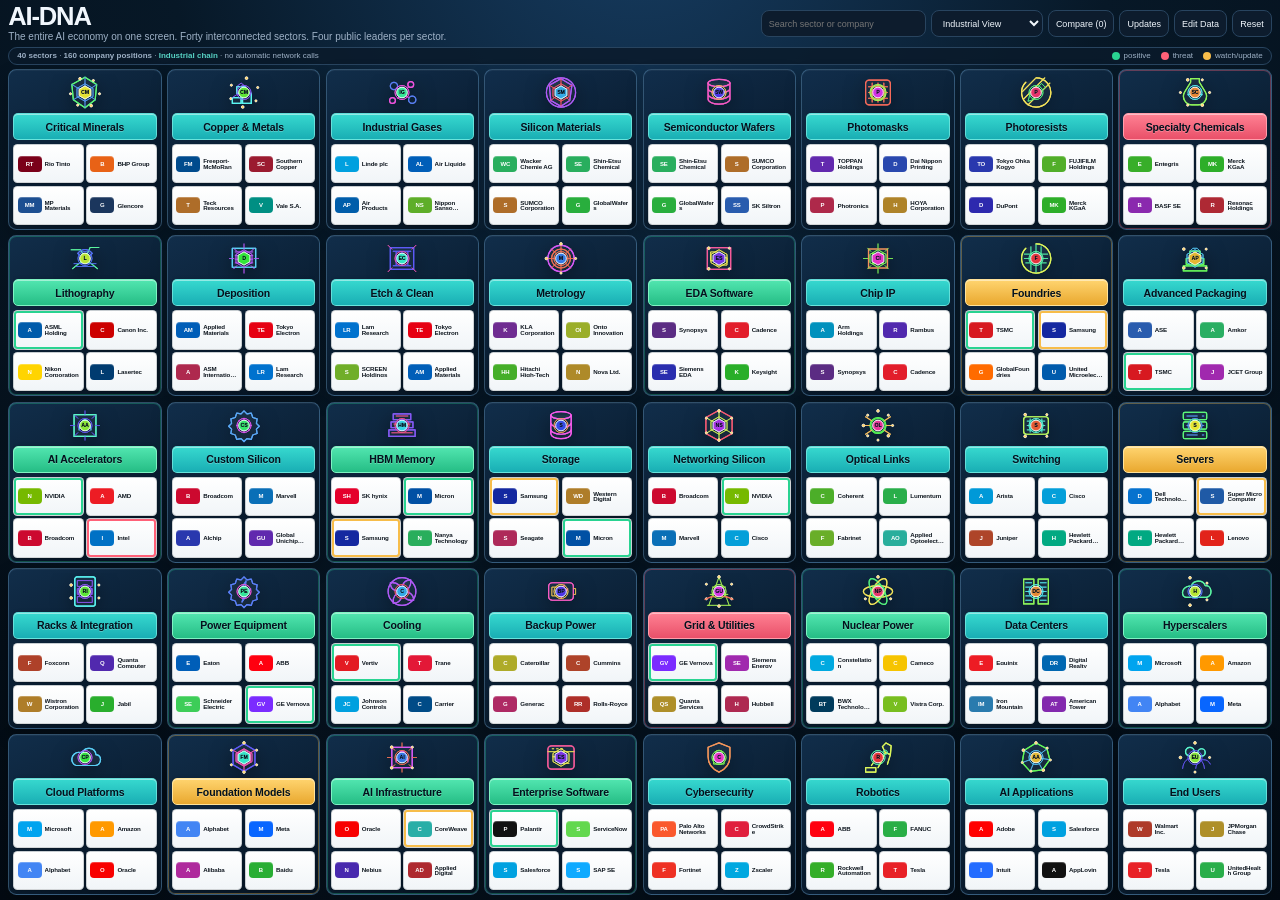
<file: index.html>
<!DOCTYPE html>
<html><head><meta charset="utf-8"/><meta content="width=device-width,initial-scale=1" name="viewport"/><title>AI-DNA Version 3.3.5 — Intelligence Terminal</title><link rel="stylesheet" href="/assets/css/app.css?v=3.4.0"/></head><body><main class="app"><header><div><h1>AI-DNA</h1><div class="tag">The entire AI economy on one screen. Forty interconnected sectors. Four public leaders per sector.</div></div><div class="tools"><input id="search" placeholder="Search sector or company"/><select id="view"><option>Industrial View</option><option>Investment View</option><option>Supply Chain View</option><option>Technology View</option><option>Capital Flow View</option></select><button id="compareBtn" type="button">Compare (0)</button><button id="updatesBtn" type="button">Updates</button><button id="editorBtn" type="button">Edit Data</button><button id="reset">Reset</button></div></header><div class="statusbar"><span><strong>40 sectors</strong> · <strong>160 company positions</strong> · Version 3 · verified serverless market data · resilient company intelligence</span><div class="legend"><span class="key"><i class="dot" style="background:var(--green)"></i>positive</span><span class="key"><i class="dot" style="background:var(--red)"></i>threat</span><span class="key"><i class="dot" style="background:var(--amber)"></i>watch/update</span></div></div><section class="grid"><article class="sector-card" data-index="1" data-sector="Critical Minerals"><button aria-label="Open Critical Minerals sector details" class="sector-head"><span class="sector-symbol" aria-hidden="true"></span><span class="sector-name">Critical Minerals</span></button><div class="brands"><button aria-pressed="false" class="brand" data-company="Rio Tinto" style="--brand:#7a0019" title="Rio Tinto"><span class="brand-mark">RT</span><span class="brand-name">Rio Tinto</span></button><button aria-pressed="false" class="brand" data-company="BHP" style="--brand:#e86216" title="BHP"><span class="brand-mark">B</span><span class="brand-name">BHP</span></button><button aria-pressed="false" class="brand" data-company="MP Materials" style="--brand:#1d4f91" title="MP Materials"><span class="brand-mark">MM</span><span class="brand-name">MP Materials</span></button><button aria-pressed="false" class="brand" data-company="Glencore" style="--brand:#1b365d" title="Glencore"><span class="brand-mark">G</span><span class="brand-name">Glencore</span></button></div></article><article class="sector-card" data-index="2" data-sector="Copper &amp; Metals"><button aria-label="Open Copper &amp; Metals sector details" class="sector-head"><span class="sector-symbol" aria-hidden="true"></span><span class="sector-name">Copper &amp; Metals</span></button><div class="brands"><button aria-pressed="false" class="brand" data-company="Freeport-McMoRan" style="--brand:#004b8d" title="Freeport-McMoRan"><span class="brand-mark">FM</span><span class="brand-name">Freeport-McMoRan</span></button><button aria-pressed="false" class="brand" data-company="Southern Copper" style="--brand:#9b1b30" title="Southern Copper"><span class="brand-mark">SC</span><span class="brand-name">Southern Copper</span></button><button aria-pressed="false" class="brand" data-company="Teck" style="--brand:hsl(31 62% 42%)" title="Teck"><span class="brand-mark">T</span><span class="brand-name">Teck</span></button><button aria-pressed="false" class="brand" data-company="Vale" style="--brand:#008f83" title="Vale"><span class="brand-mark">V</span><span class="brand-name">Vale</span></button></div></article><article class="sector-card" data-index="3" data-sector="Industrial Gases"><button aria-label="Open Industrial Gases sector details" class="sector-head"><span class="sector-symbol" aria-hidden="true"></span><span class="sector-name">Industrial Gases</span></button><div class="brands"><button aria-pressed="false" class="brand" data-company="Linde" style="--brand:#00a0df" title="Linde"><span class="brand-mark">L</span><span class="brand-name">Linde</span></button><button aria-pressed="false" class="brand" data-company="Air Liquide" style="--brand:#005eb8" title="Air Liquide"><span class="brand-mark">AL</span><span class="brand-name">Air Liquide</span></button><button aria-pressed="false" class="brand" data-company="Air Products" style="--brand:#005daa" title="Air Products"><span class="brand-mark">AP</span><span class="brand-name">Air Products</span></button><button aria-pressed="false" class="brand" data-company="Nippon Sanso" style="--brand:hsl(96 62% 42%)" title="Nippon Sanso"><span class="brand-mark">NS</span><span class="brand-name">Nippon Sanso</span></button></div></article><article class="sector-card" data-index="4" data-sector="Silicon Materials"><button aria-label="Open Silicon Materials sector details" class="sector-head"><span class="sector-symbol" aria-hidden="true"></span><span class="sector-name">Silicon Materials</span></button><div class="brands"><button aria-pressed="false" class="brand" data-company="Wacker Chemie" style="--brand:hsl(144 62% 42%)" title="Wacker Chemie"><span class="brand-mark">WC</span><span class="brand-name">Wacker Chemie</span></button><button aria-pressed="false" class="brand" data-company="Shin-Etsu" style="--brand:hsl(144 62% 42%)" title="Shin-Etsu"><span class="brand-mark">SE</span><span class="brand-name">Shin-Etsu</span></button><button aria-pressed="false" class="brand" data-company="SUMCO" style="--brand:hsl(31 62% 42%)" title="SUMCO"><span class="brand-mark">S</span><span class="brand-name">SUMCO</span></button><button aria-pressed="false" class="brand" data-company="GlobalWafers" style="--brand:hsl(129 62% 42%)" title="GlobalWafers"><span class="brand-mark">G</span><span class="brand-name">GlobalWafers</span></button></div></article><article class="sector-card" data-index="5" data-sector="Semiconductor Wafers"><button aria-label="Open Semiconductor Wafers sector details" class="sector-head"><span class="sector-symbol" aria-hidden="true"></span><span class="sector-name">Semiconductor Wafers</span></button><div class="brands"><button aria-pressed="false" class="brand" data-company="Shin-Etsu" style="--brand:hsl(144 62% 42%)" title="Shin-Etsu"><span class="brand-mark">SE</span><span class="brand-name">Shin-Etsu</span></button><button aria-pressed="false" class="brand" data-company="SUMCO" style="--brand:hsl(31 62% 42%)" title="SUMCO"><span class="brand-mark">S</span><span class="brand-name">SUMCO</span></button><button aria-pressed="false" class="brand" data-company="GlobalWafers" style="--brand:hsl(129 62% 42%)" title="GlobalWafers"><span class="brand-mark">G</span><span class="brand-name">GlobalWafers</span></button><button aria-pressed="false" class="brand" data-company="SK Siltron" style="--brand:hsl(217 62% 42%)" title="SK Siltron"><span class="brand-mark">SS</span><span class="brand-name">SK Siltron</span></button></div></article><article class="sector-card" data-index="6" data-sector="Photomasks"><button aria-label="Open Photomasks sector details" class="sector-head"><span class="sector-symbol" aria-hidden="true"></span><span class="sector-name">Photomasks</span></button><div class="brands"><button aria-pressed="false" class="brand" data-company="Toppan" style="--brand:hsl(266 62% 42%)" title="Toppan"><span class="brand-mark">T</span><span class="brand-name">Toppan</span></button><button aria-pressed="false" class="brand" data-company="DNP" style="--brand:hsl(226 62% 42%)" title="DNP"><span class="brand-mark">D</span><span class="brand-name">DNP</span></button><button aria-pressed="false" class="brand" data-company="Photronics" style="--brand:hsl(345 62% 42%)" title="Photronics"><span class="brand-mark">P</span><span class="brand-name">Photronics</span></button><button aria-pressed="false" class="brand" data-company="Hoya" style="--brand:hsl(41 62% 42%)" title="Hoya"><span class="brand-mark">H</span><span class="brand-name">Hoya</span></button></div></article><article class="sector-card" data-index="7" data-sector="Photoresists"><button aria-label="Open Photoresists sector details" class="sector-head"><span class="sector-symbol" aria-hidden="true"></span><span class="sector-name">Photoresists</span></button><div class="brands"><button aria-pressed="false" class="brand" data-company="Tokyo Ohka" style="--brand:hsl(233 62% 42%)" title="Tokyo Ohka"><span class="brand-mark">TO</span><span class="brand-name">Tokyo Ohka</span></button><button aria-pressed="false" class="brand" data-company="Fujifilm" style="--brand:hsl(102 62% 42%)" title="Fujifilm"><span class="brand-mark">F</span><span class="brand-name">Fujifilm</span></button><button aria-pressed="false" class="brand" data-company="DuPont" style="--brand:hsl(242 62% 42%)" title="DuPont"><span class="brand-mark">D</span><span class="brand-name">DuPont</span></button><button aria-pressed="false" class="brand" data-company="Merck KGaA" style="--brand:hsl(118 62% 42%)" title="Merck KGaA"><span class="brand-mark">MK</span><span class="brand-name">Merck KGaA</span></button></div></article><article class="sector-card negative" data-index="8" data-sector="Specialty Chemicals"><button aria-label="Open Specialty Chemicals sector details" class="sector-head"><span class="sector-symbol" aria-hidden="true"></span><span class="sector-name">Specialty Chemicals</span><span class="update">1</span></button><div class="brands"><button aria-pressed="false" class="brand" data-company="Entegris" style="--brand:hsl(113 62% 42%)" title="Entegris"><span class="brand-mark">E</span><span class="brand-name">Entegris</span></button><button aria-pressed="false" class="brand" data-company="Merck KGaA" style="--brand:hsl(118 62% 42%)" title="Merck KGaA"><span class="brand-mark">MK</span><span class="brand-name">Merck KGaA</span></button><button aria-pressed="false" class="brand" data-company="BASF" style="--brand:hsl(284 62% 42%)" title="BASF"><span class="brand-mark">B</span><span class="brand-name">BASF</span></button><button aria-pressed="false" class="brand" data-company="Resonac" style="--brand:hsl(355 62% 42%)" title="Resonac"><span class="brand-mark">R</span><span class="brand-name">Resonac</span></button></div></article><article class="sector-card positive" data-index="9" data-sector="Lithography"><button aria-label="Open Lithography sector details" class="sector-head"><span class="sector-symbol" aria-hidden="true"></span><span class="sector-name">Lithography</span><span class="update">2</span></button><div class="brands"><button aria-pressed="false" class="brand" data-company="ASML" style="--brand:#005baa" title="ASML"><span class="brand-mark">A</span><span class="brand-name">ASML</span></button><button aria-pressed="false" class="brand" data-company="Canon" style="--brand:#cc0000" title="Canon"><span class="brand-mark">C</span><span class="brand-name">Canon</span></button><button aria-pressed="false" class="brand" data-company="Nikon" style="--brand:#ffd400" title="Nikon"><span class="brand-mark">N</span><span class="brand-name">Nikon</span></button><button aria-pressed="false" class="brand" data-company="Lasertec" style="--brand:#003b70" title="Lasertec"><span class="brand-mark">L</span><span class="brand-name">Lasertec</span></button></div></article><article class="sector-card" data-index="10" data-sector="Deposition"><button aria-label="Open Deposition sector details" class="sector-head"><span class="sector-symbol" aria-hidden="true"></span><span class="sector-name">Deposition</span></button><div class="brands"><button aria-pressed="false" class="brand" data-company="Applied Materials" style="--brand:#005eb8" title="Applied Materials"><span class="brand-mark">AM</span><span class="brand-name">Applied Materials</span></button><button aria-pressed="false" class="brand" data-company="Tokyo Electron" style="--brand:#e60012" title="Tokyo Electron"><span class="brand-mark">TE</span><span class="brand-name">Tokyo Electron</span></button><button aria-pressed="false" class="brand" data-company="ASM Int'l" style="--brand:hsl(343 62% 42%)" title="ASM Int'l"><span class="brand-mark">A</span><span class="brand-name">ASM Int'l</span></button><button aria-pressed="false" class="brand" data-company="Lam Research" style="--brand:#0072ce" title="Lam Research"><span class="brand-mark">LR</span><span class="brand-name">Lam Research</span></button></div></article><article class="sector-card" data-index="11" data-sector="Etch &amp; Clean"><button aria-label="Open Etch &amp; Clean sector details" class="sector-head"><span class="sector-symbol" aria-hidden="true"></span><span class="sector-name">Etch &amp; Clean</span></button><div class="brands"><button aria-pressed="false" class="brand" data-company="Lam Research" style="--brand:#0072ce" title="Lam Research"><span class="brand-mark">LR</span><span class="brand-name">Lam Research</span></button><button aria-pressed="false" class="brand" data-company="Tokyo Electron" style="--brand:#e60012" title="Tokyo Electron"><span class="brand-mark">TE</span><span class="brand-name">Tokyo Electron</span></button><button aria-pressed="false" class="brand" data-company="SCREEN" style="--brand:hsl(88 62% 42%)" title="SCREEN"><span class="brand-mark">S</span><span class="brand-name">SCREEN</span></button><button aria-pressed="false" class="brand" data-company="Applied Materials" style="--brand:#005eb8" title="Applied Materials"><span class="brand-mark">AM</span><span class="brand-name">Applied Materials</span></button></div></article><article class="sector-card" data-index="12" data-sector="Metrology"><button aria-label="Open Metrology sector details" class="sector-head"><span class="sector-symbol" aria-hidden="true"></span><span class="sector-name">Metrology</span></button><div class="brands"><button aria-pressed="false" class="brand" data-company="KLA" style="--brand:#6f2c91" title="KLA"><span class="brand-mark">K</span><span class="brand-name">KLA</span></button><button aria-pressed="false" class="brand" data-company="Onto Innovation" style="--brand:hsl(69 62% 42%)" title="Onto Innovation"><span class="brand-mark">OI</span><span class="brand-name">Onto Innovation</span></button><button aria-pressed="false" class="brand" data-company="Hitachi High-Tech" style="--brand:hsl(107 62% 42%)" title="Hitachi High-Tech"><span class="brand-mark">HH</span><span class="brand-name">Hitachi High-Tech</span></button><button aria-pressed="false" class="brand" data-company="Nova" style="--brand:hsl(44 62% 42%)" title="Nova"><span class="brand-mark">N</span><span class="brand-name">Nova</span></button></div></article><article class="sector-card positive" data-index="13" data-sector="EDA Software"><button aria-label="Open EDA Software sector details" class="sector-head"><span class="sector-symbol" aria-hidden="true"></span><span class="sector-name">EDA Software</span><span class="update">2</span></button><div class="brands"><button aria-pressed="false" class="brand" data-company="Synopsys" style="--brand:#5b2c83" title="Synopsys"><span class="brand-mark">S</span><span class="brand-name">Synopsys</span></button><button aria-pressed="false" class="brand" data-company="Cadence" style="--brand:#e21e2b" title="Cadence"><span class="brand-mark">C</span><span class="brand-name">Cadence</span></button><button aria-pressed="false" class="brand" data-company="Siemens EDA" style="--brand:hsl(238 62% 42%)" title="Siemens EDA"><span class="brand-mark">SE</span><span class="brand-name">Siemens EDA</span></button><button aria-pressed="false" class="brand" data-company="Keysight" style="--brand:hsl(120 62% 42%)" title="Keysight"><span class="brand-mark">K</span><span class="brand-name">Keysight</span></button></div></article><article class="sector-card" data-index="14" data-sector="Chip IP"><button aria-label="Open Chip IP sector details" class="sector-head"><span class="sector-symbol" aria-hidden="true"></span><span class="sector-name">Chip IP</span></button><div class="brands"><button aria-pressed="false" class="brand" data-company="Arm" style="--brand:#0091bd" title="Arm"><span class="brand-mark">A</span><span class="brand-name">Arm</span></button><button aria-pressed="false" class="brand" data-company="Rambus" style="--brand:hsl(258 62% 42%)" title="Rambus"><span class="brand-mark">R</span><span class="brand-name">Rambus</span></button><button aria-pressed="false" class="brand" data-company="Synopsys" style="--brand:#5b2c83" title="Synopsys"><span class="brand-mark">S</span><span class="brand-name">Synopsys</span></button><button aria-pressed="false" class="brand" data-company="Cadence" style="--brand:#e21e2b" title="Cadence"><span class="brand-mark">C</span><span class="brand-name">Cadence</span></button></div></article><article class="sector-card watch" data-index="15" data-sector="Foundries"><button aria-label="Open Foundries sector details" class="sector-head"><span class="sector-symbol" aria-hidden="true"></span><span class="sector-name">Foundries</span><span class="update">4</span></button><div class="brands"><button aria-pressed="false" class="brand" data-company="TSMC" style="--brand:#d71920" title="TSMC"><span class="brand-mark">T</span><span class="brand-name">TSMC</span></button><button aria-pressed="false" class="brand" data-company="Samsung" style="--brand:#1428a0" title="Samsung"><span class="brand-mark">S</span><span class="brand-name">Samsung</span></button><button aria-pressed="false" class="brand" data-company="GlobalFoundries" style="--brand:#ff6b00" title="GlobalFoundries"><span class="brand-mark">G</span><span class="brand-name">GlobalFoundries</span></button><button aria-pressed="false" class="brand" data-company="UMC" style="--brand:#005bac" title="UMC"><span class="brand-mark">U</span><span class="brand-name">UMC</span></button></div></article><article class="sector-card" data-index="16" data-sector="Advanced Packaging"><button aria-label="Open Advanced Packaging sector details" class="sector-head"><span class="sector-symbol" aria-hidden="true"></span><span class="sector-name">Advanced Packaging</span></button><div class="brands"><button aria-pressed="false" class="brand" data-company="ASE" style="--brand:hsl(217 62% 42%)" title="ASE"><span class="brand-mark">A</span><span class="brand-name">ASE</span></button><button aria-pressed="false" class="brand" data-company="Amkor" style="--brand:hsl(146 62% 42%)" title="Amkor"><span class="brand-mark">A</span><span class="brand-name">Amkor</span></button><button aria-pressed="false" class="brand" data-company="TSMC" style="--brand:#d71920" title="TSMC"><span class="brand-mark">T</span><span class="brand-name">TSMC</span></button><button aria-pressed="false" class="brand" data-company="JCET" style="--brand:hsl(294 62% 42%)" title="JCET"><span class="brand-mark">J</span><span class="brand-name">JCET</span></button></div></article><article class="sector-card positive" data-index="17" data-sector="AI Accelerators"><button aria-label="Open AI Accelerators sector details" class="sector-head"><span class="sector-symbol" aria-hidden="true"></span><span class="sector-name">AI Accelerators</span><span class="update">2</span></button><div class="brands"><button aria-pressed="false" class="brand" data-company="NVIDIA" style="--brand:#76b900" title="NVIDIA"><span class="brand-mark">N</span><span class="brand-name">NVIDIA</span></button><button aria-pressed="false" class="brand" data-company="AMD" style="--brand:#ed1c24" title="AMD"><span class="brand-mark">A</span><span class="brand-name">AMD</span></button><button aria-pressed="false" class="brand" data-company="Broadcom" style="--brand:#cc092f" title="Broadcom"><span class="brand-mark">B</span><span class="brand-name">Broadcom</span></button><button aria-pressed="false" class="brand" data-company="Intel" style="--brand:#0071c5" title="Intel"><span class="brand-mark">I</span><span class="brand-name">Intel</span></button></div></article><article class="sector-card" data-index="18" data-sector="Custom Silicon"><button aria-label="Open Custom Silicon sector details" class="sector-head"><span class="sector-symbol" aria-hidden="true"></span><span class="sector-name">Custom Silicon</span></button><div class="brands"><button aria-pressed="false" class="brand" data-company="Broadcom" style="--brand:#cc092f" title="Broadcom"><span class="brand-mark">B</span><span class="brand-name">Broadcom</span></button><button aria-pressed="false" class="brand" data-company="Marvell" style="--brand:#0a6fb7" title="Marvell"><span class="brand-mark">M</span><span class="brand-name">Marvell</span></button><button aria-pressed="false" class="brand" data-company="Alchip" style="--brand:hsl(233 62% 42%)" title="Alchip"><span class="brand-mark">A</span><span class="brand-name">Alchip</span></button><button aria-pressed="false" class="brand" data-company="Global Unichip" style="--brand:hsl(265 62% 42%)" title="Global Unichip"><span class="brand-mark">GU</span><span class="brand-name">Global Unichip</span></button></div></article><article class="sector-card positive" data-index="19" data-sector="HBM Memory"><button aria-label="Open HBM Memory sector details" class="sector-head"><span class="sector-symbol" aria-hidden="true"></span><span class="sector-name">HBM Memory</span><span class="update">4</span></button><div class="brands"><button aria-pressed="false" class="brand" data-company="SK hynix" style="--brand:#e4002b" title="SK hynix"><span class="brand-mark">SH</span><span class="brand-name">SK hynix</span></button><button aria-pressed="false" class="brand" data-company="Micron" style="--brand:#0050a4" title="Micron"><span class="brand-mark">M</span><span class="brand-name">Micron</span></button><button aria-pressed="false" class="brand" data-company="Samsung" style="--brand:#1428a0" title="Samsung"><span class="brand-mark">S</span><span class="brand-name">Samsung</span></button><button aria-pressed="false" class="brand" data-company="Nanya" style="--brand:hsl(143 62% 42%)" title="Nanya"><span class="brand-mark">N</span><span class="brand-name">Nanya</span></button></div></article><article class="sector-card" data-index="20" data-sector="Storage"><button aria-label="Open Storage sector details" class="sector-head"><span class="sector-symbol" aria-hidden="true"></span><span class="sector-name">Storage</span></button><div class="brands"><button aria-pressed="false" class="brand" data-company="Samsung" style="--brand:#1428a0" title="Samsung"><span class="brand-mark">S</span><span class="brand-name">Samsung</span></button><button aria-pressed="false" class="brand" data-company="Western Digital" style="--brand:hsl(38 62% 42%)" title="Western Digital"><span class="brand-mark">WD</span><span class="brand-name">Western Digital</span></button><button aria-pressed="false" class="brand" data-company="Seagate" style="--brand:hsl(338 62% 42%)" title="Seagate"><span class="brand-mark">S</span><span class="brand-name">Seagate</span></button><button aria-pressed="false" class="brand" data-company="Micron" style="--brand:#0050a4" title="Micron"><span class="brand-mark">M</span><span class="brand-name">Micron</span></button></div></article><article class="sector-card" data-index="21" data-sector="Networking Silicon"><button aria-label="Open Networking Silicon sector details" class="sector-head"><span class="sector-symbol" aria-hidden="true"></span><span class="sector-name">Networking Silicon</span></button><div class="brands"><button aria-pressed="false" class="brand" data-company="Broadcom" style="--brand:#cc092f" title="Broadcom"><span class="brand-mark">B</span><span class="brand-name">Broadcom</span></button><button aria-pressed="false" class="brand" data-company="NVIDIA" style="--brand:#76b900" title="NVIDIA"><span class="brand-mark">N</span><span class="brand-name">NVIDIA</span></button><button aria-pressed="false" class="brand" data-company="Marvell" style="--brand:#0a6fb7" title="Marvell"><span class="brand-mark">M</span><span class="brand-name">Marvell</span></button><button aria-pressed="false" class="brand" data-company="Cisco" style="--brand:#049fd9" title="Cisco"><span class="brand-mark">C</span><span class="brand-name">Cisco</span></button></div></article><article class="sector-card" data-index="22" data-sector="Optical Links"><button aria-label="Open Optical Links sector details" class="sector-head"><span class="sector-symbol" aria-hidden="true"></span><span class="sector-name">Optical Links</span></button><div class="brands"><button aria-pressed="false" class="brand" data-company="Coherent" style="--brand:hsl(104 62% 42%)" title="Coherent"><span class="brand-mark">C</span><span class="brand-name">Coherent</span></button><button aria-pressed="false" class="brand" data-company="Lumentum" style="--brand:hsl(135 62% 42%)" title="Lumentum"><span class="brand-mark">L</span><span class="brand-name">Lumentum</span></button><button aria-pressed="false" class="brand" data-company="Fabrinet" style="--brand:hsl(91 62% 42%)" title="Fabrinet"><span class="brand-mark">F</span><span class="brand-name">Fabrinet</span></button><button aria-pressed="false" class="brand" data-company="Applied Optoelectronics" style="--brand:hsl(172 62% 42%)" title="Applied Optoelectronics"><span class="brand-mark">AO</span><span class="brand-name">Applied Optoelectronics</span></button></div></article><article class="sector-card" data-index="23" data-sector="Switching"><button aria-label="Open Switching sector details" class="sector-head"><span class="sector-symbol" aria-hidden="true"></span><span class="sector-name">Switching</span></button><div class="brands"><button aria-pressed="false" class="brand" data-company="Arista" style="--brand:#0099d8" title="Arista"><span class="brand-mark">A</span><span class="brand-name">Arista</span></button><button aria-pressed="false" class="brand" data-company="Cisco" style="--brand:#049fd9" title="Cisco"><span class="brand-mark">C</span><span class="brand-name">Cisco</span></button><button aria-pressed="false" class="brand" data-company="Juniper" style="--brand:hsl(13 62% 42%)" title="Juniper"><span class="brand-mark">J</span><span class="brand-name">Juniper</span></button><button aria-pressed="false" class="brand" data-company="HPE" style="--brand:#01a982" title="HPE"><span class="brand-mark">H</span><span class="brand-name">HPE</span></button></div></article><article class="sector-card watch" data-index="24" data-sector="Servers"><button aria-label="Open Servers sector details" class="sector-head"><span class="sector-symbol" aria-hidden="true"></span><span class="sector-name">Servers</span><span class="update">1</span></button><div class="brands"><button aria-pressed="false" class="brand" data-company="Dell" style="--brand:#0672ce" title="Dell"><span class="brand-mark">D</span><span class="brand-name">Dell</span></button><button aria-pressed="false" class="brand" data-company="Supermicro" style="--brand:#1f5aa6" title="Supermicro"><span class="brand-mark">S</span><span class="brand-name">Supermicro</span></button><button aria-pressed="false" class="brand" data-company="HPE" style="--brand:#01a982" title="HPE"><span class="brand-mark">H</span><span class="brand-name">HPE</span></button><button aria-pressed="false" class="brand" data-company="Lenovo" style="--brand:#e2231a" title="Lenovo"><span class="brand-mark">L</span><span class="brand-name">Lenovo</span></button></div></article><article class="sector-card" data-index="25" data-sector="Racks &amp; Integration"><button aria-label="Open Racks &amp; Integration sector details" class="sector-head"><span class="sector-symbol" aria-hidden="true"></span><span class="sector-name">Racks &amp; Integration</span></button><div class="brands"><button aria-pressed="false" class="brand" data-company="Foxconn" style="--brand:hsl(11 62% 42%)" title="Foxconn"><span class="brand-mark">F</span><span class="brand-name">Foxconn</span></button><button aria-pressed="false" class="brand" data-company="Quanta" style="--brand:hsl(258 62% 42%)" title="Quanta"><span class="brand-mark">Q</span><span class="brand-name">Quanta</span></button><button aria-pressed="false" class="brand" data-company="Wistron" style="--brand:hsl(38 62% 42%)" title="Wistron"><span class="brand-mark">W</span><span class="brand-name">Wistron</span></button><button aria-pressed="false" class="brand" data-company="Jabil" style="--brand:hsl(122 62% 42%)" title="Jabil"><span class="brand-mark">J</span><span class="brand-name">Jabil</span></button></div></article><article class="sector-card positive" data-index="26" data-sector="Power Equipment"><button aria-label="Open Power Equipment sector details" class="sector-head"><span class="sector-symbol" aria-hidden="true"></span><span class="sector-name">Power Equipment</span><span class="update">3</span></button><div class="brands"><button aria-pressed="false" class="brand" data-company="Eaton" style="--brand:#005eb8" title="Eaton"><span class="brand-mark">E</span><span class="brand-name">Eaton</span></button><button aria-pressed="false" class="brand" data-company="ABB" style="--brand:#ff000f" title="ABB"><span class="brand-mark">A</span><span class="brand-name">ABB</span></button><button aria-pressed="false" class="brand" data-company="Schneider Electric" style="--brand:#3dcd58" title="Schneider Electric"><span class="brand-mark">SE</span><span class="brand-name">Schneider Electric</span></button><button aria-pressed="false" class="brand" data-company="GE Vernova" style="--brand:#7b2cff" title="GE Vernova"><span class="brand-mark">GV</span><span class="brand-name">GE Vernova</span></button></div></article><article class="sector-card positive" data-index="27" data-sector="Cooling"><button aria-label="Open Cooling sector details" class="sector-head"><span class="sector-symbol" aria-hidden="true"></span><span class="sector-name">Cooling</span><span class="update">4</span></button><div class="brands"><button aria-pressed="false" class="brand" data-company="Vertiv" style="--brand:#e31b23" title="Vertiv"><span class="brand-mark">V</span><span class="brand-name">Vertiv</span></button><button aria-pressed="false" class="brand" data-company="Trane" style="--brand:#e31837" title="Trane"><span class="brand-mark">T</span><span class="brand-name">Trane</span></button><button aria-pressed="false" class="brand" data-company="Johnson Controls" style="--brand:#00a0df" title="Johnson Controls"><span class="brand-mark">JC</span><span class="brand-name">Johnson Controls</span></button><button aria-pressed="false" class="brand" data-company="Carrier" style="--brand:#004b87" title="Carrier"><span class="brand-mark">C</span><span class="brand-name">Carrier</span></button></div></article><article class="sector-card" data-index="28" data-sector="Backup Power"><button aria-label="Open Backup Power sector details" class="sector-head"><span class="sector-symbol" aria-hidden="true"></span><span class="sector-name">Backup Power</span></button><div class="brands"><button aria-pressed="false" class="brand" data-company="Caterpillar" style="--brand:hsl(59 62% 42%)" title="Caterpillar"><span class="brand-mark">C</span><span class="brand-name">Caterpillar</span></button><button aria-pressed="false" class="brand" data-company="Cummins" style="--brand:hsl(12 62% 42%)" title="Cummins"><span class="brand-mark">C</span><span class="brand-name">Cummins</span></button><button aria-pressed="false" class="brand" data-company="Generac" style="--brand:hsl(333 62% 42%)" title="Generac"><span class="brand-mark">G</span><span class="brand-name">Generac</span></button><button aria-pressed="false" class="brand" data-company="Rolls-Royce" style="--brand:hsl(3 62% 42%)" title="Rolls-Royce"><span class="brand-mark">RR</span><span class="brand-name">Rolls-Royce</span></button></div></article><article class="sector-card negative" data-index="29" data-sector="Grid &amp; Utilities"><button aria-label="Open Grid &amp; Utilities sector details" class="sector-head"><span class="sector-symbol" aria-hidden="true"></span><span class="sector-name">Grid &amp; Utilities</span><span class="update">2</span></button><div class="brands"><button aria-pressed="false" class="brand" data-company="GE Vernova" style="--brand:#7b2cff" title="GE Vernova"><span class="brand-mark">GV</span><span class="brand-name">GE Vernova</span></button><button aria-pressed="false" class="brand" data-company="Siemens Energy" style="--brand:hsl(294 62% 42%)" title="Siemens Energy"><span class="brand-mark">SE</span><span class="brand-name">Siemens Energy</span></button><button aria-pressed="false" class="brand" data-company="Quanta Services" style="--brand:hsl(46 62% 42%)" title="Quanta Services"><span class="brand-mark">QS</span><span class="brand-name">Quanta Services</span></button><button aria-pressed="false" class="brand" data-company="Hubbell" style="--brand:hsl(342 62% 42%)" title="Hubbell"><span class="brand-mark">H</span><span class="brand-name">Hubbell</span></button></div></article><article class="sector-card positive" data-index="30" data-sector="Nuclear Power"><button aria-label="Open Nuclear Power sector details" class="sector-head"><span class="sector-symbol" aria-hidden="true"></span><span class="sector-name">Nuclear Power</span><span class="update">3</span></button><div class="brands"><button aria-pressed="false" class="brand" data-company="Constellation" style="--brand:#00a9e0" title="Constellation"><span class="brand-mark">C</span><span class="brand-name">Constellation</span></button><button aria-pressed="false" class="brand" data-company="Cameco" style="--brand:#f6c400" title="Cameco"><span class="brand-mark">C</span><span class="brand-name">Cameco</span></button><button aria-pressed="false" class="brand" data-company="BWX Technologies" style="--brand:#003b5c" title="BWX Technologies"><span class="brand-mark">BT</span><span class="brand-name">BWX Technologies</span></button><button aria-pressed="false" class="brand" data-company="Vistra" style="--brand:#78be20" title="Vistra"><span class="brand-mark">V</span><span class="brand-name">Vistra</span></button></div></article><article class="sector-card" data-index="31" data-sector="Data Centers"><button aria-label="Open Data Centers sector details" class="sector-head"><span class="sector-symbol" aria-hidden="true"></span><span class="sector-name">Data Centers</span></button><div class="brands"><button aria-pressed="false" class="brand" data-company="Equinix" style="--brand:#ed1c24" title="Equinix"><span class="brand-mark">E</span><span class="brand-name">Equinix</span></button><button aria-pressed="false" class="brand" data-company="Digital Realty" style="--brand:#0067b1" title="Digital Realty"><span class="brand-mark">DR</span><span class="brand-name">Digital Realty</span></button><button aria-pressed="false" class="brand" data-company="Iron Mountain" style="--brand:hsl(203 62% 42%)" title="Iron Mountain"><span class="brand-mark">IM</span><span class="brand-name">Iron Mountain</span></button><button aria-pressed="false" class="brand" data-company="American Tower" style="--brand:hsl(281 62% 42%)" title="American Tower"><span class="brand-mark">AT</span><span class="brand-name">American Tower</span></button></div></article><article class="sector-card positive" data-index="32" data-sector="Hyperscalers"><button aria-label="Open Hyperscalers sector details" class="sector-head"><span class="sector-symbol" aria-hidden="true"></span><span class="sector-name">Hyperscalers</span><span class="update">1</span></button><div class="brands"><button aria-pressed="false" class="brand" data-company="Microsoft" style="--brand:#00a4ef" title="Microsoft"><span class="brand-mark">M</span><span class="brand-name">Microsoft</span></button><button aria-pressed="false" class="brand" data-company="Amazon" style="--brand:#ff9900" title="Amazon"><span class="brand-mark">A</span><span class="brand-name">Amazon</span></button><button aria-pressed="false" class="brand" data-company="Alphabet" style="--brand:#4285f4" title="Alphabet"><span class="brand-mark">A</span><span class="brand-name">Alphabet</span></button><button aria-pressed="false" class="brand" data-company="Meta" style="--brand:#0866ff" title="Meta"><span class="brand-mark">M</span><span class="brand-name">Meta</span></button></div></article><article class="sector-card" data-index="33" data-sector="Cloud Platforms"><button aria-label="Open Cloud Platforms sector details" class="sector-head"><span class="sector-symbol" aria-hidden="true"></span><span class="sector-name">Cloud Platforms</span></button><div class="brands"><button aria-pressed="false" class="brand" data-company="Microsoft" style="--brand:#00a4ef" title="Microsoft"><span class="brand-mark">M</span><span class="brand-name">Microsoft</span></button><button aria-pressed="false" class="brand" data-company="Amazon" style="--brand:#ff9900" title="Amazon"><span class="brand-mark">A</span><span class="brand-name">Amazon</span></button><button aria-pressed="false" class="brand" data-company="Alphabet" style="--brand:#4285f4" title="Alphabet"><span class="brand-mark">A</span><span class="brand-name">Alphabet</span></button><button aria-pressed="false" class="brand" data-company="Oracle" style="--brand:#f80000" title="Oracle"><span class="brand-mark">O</span><span class="brand-name">Oracle</span></button></div></article><article class="sector-card watch" data-index="34" data-sector="Foundation Models"><button aria-label="Open Foundation Models sector details" class="sector-head"><span class="sector-symbol" aria-hidden="true"></span><span class="sector-name">Foundation Models</span><span class="update">3</span></button><div class="brands"><button aria-pressed="false" class="brand" data-company="Alphabet" style="--brand:#4285f4" title="Alphabet"><span class="brand-mark">A</span><span class="brand-name">Alphabet</span></button><button aria-pressed="false" class="brand" data-company="Meta" style="--brand:#0866ff" title="Meta"><span class="brand-mark">M</span><span class="brand-name">Meta</span></button><button aria-pressed="false" class="brand" data-company="Alibaba" style="--brand:hsl(308 62% 42%)" title="Alibaba"><span class="brand-mark">A</span><span class="brand-name">Alibaba</span></button><button aria-pressed="false" class="brand" data-company="Baidu" style="--brand:hsl(125 62% 42%)" title="Baidu"><span class="brand-mark">B</span><span class="brand-name">Baidu</span></button></div></article><article class="sector-card positive" data-index="35" data-sector="AI Infrastructure"><button aria-label="Open AI Infrastructure sector details" class="sector-head"><span class="sector-symbol" aria-hidden="true"></span><span class="sector-name">AI Infrastructure</span><span class="update">4</span></button><div class="brands"><button aria-pressed="false" class="brand" data-company="Oracle" style="--brand:#f80000" title="Oracle"><span class="brand-mark">O</span><span class="brand-name">Oracle</span></button><button aria-pressed="false" class="brand" data-company="CoreWeave" style="--brand:hsl(177 62% 42%)" title="CoreWeave"><span class="brand-mark">C</span><span class="brand-name">CoreWeave</span></button><button aria-pressed="false" class="brand" data-company="Nebius" style="--brand:hsl(254 62% 42%)" title="Nebius"><span class="brand-mark">N</span><span class="brand-name">Nebius</span></button><button aria-pressed="false" class="brand" data-company="Applied Digital" style="--brand:hsl(357 62% 42%)" title="Applied Digital"><span class="brand-mark">AD</span><span class="brand-name">Applied Digital</span></button></div></article><article class="sector-card positive" data-index="36" data-sector="Enterprise Software"><button aria-label="Open Enterprise Software sector details" class="sector-head"><span class="sector-symbol" aria-hidden="true"></span><span class="sector-name">Enterprise Software</span><span class="update">1</span></button><div class="brands"><button aria-pressed="false" class="brand" data-company="Palantir" style="--brand:#111111" title="Palantir"><span class="brand-mark">P</span><span class="brand-name">Palantir</span></button><button aria-pressed="false" class="brand" data-company="ServiceNow" style="--brand:#62d84e" title="ServiceNow"><span class="brand-mark">S</span><span class="brand-name">ServiceNow</span></button><button aria-pressed="false" class="brand" data-company="Salesforce" style="--brand:#00a1e0" title="Salesforce"><span class="brand-mark">S</span><span class="brand-name">Salesforce</span></button><button aria-pressed="false" class="brand" data-company="SAP" style="--brand:#0faaff" title="SAP"><span class="brand-mark">S</span><span class="brand-name">SAP</span></button></div></article><article class="sector-card" data-index="37" data-sector="Cybersecurity"><button aria-label="Open Cybersecurity sector details" class="sector-head"><span class="sector-symbol" aria-hidden="true"></span><span class="sector-name">Cybersecurity</span></button><div class="brands"><button aria-pressed="false" class="brand" data-company="Palo Alto" style="--brand:#fa582d" title="Palo Alto"><span class="brand-mark">PA</span><span class="brand-name">Palo Alto</span></button><button aria-pressed="false" class="brand" data-company="CrowdStrike" style="--brand:#e01f3d" title="CrowdStrike"><span class="brand-mark">C</span><span class="brand-name">CrowdStrike</span></button><button aria-pressed="false" class="brand" data-company="Fortinet" style="--brand:#ee3124" title="Fortinet"><span class="brand-mark">F</span><span class="brand-name">Fortinet</span></button><button aria-pressed="false" class="brand" data-company="Zscaler" style="--brand:#00a8e0" title="Zscaler"><span class="brand-mark">Z</span><span class="brand-name">Zscaler</span></button></div></article><article class="sector-card" data-index="38" data-sector="Robotics"><button aria-label="Open Robotics sector details" class="sector-head"><span class="sector-symbol" aria-hidden="true"></span><span class="sector-name">Robotics</span></button><div class="brands"><button aria-pressed="false" class="brand" data-company="ABB" style="--brand:#ff000f" title="ABB"><span class="brand-mark">A</span><span class="brand-name">ABB</span></button><button aria-pressed="false" class="brand" data-company="Fanuc" style="--brand:hsl(133 62% 42%)" title="Fanuc"><span class="brand-mark">F</span><span class="brand-name">Fanuc</span></button><button aria-pressed="false" class="brand" data-company="Rockwell" style="--brand:hsl(115 62% 42%)" title="Rockwell"><span class="brand-mark">R</span><span class="brand-name">Rockwell</span></button><button aria-pressed="false" class="brand" data-company="Tesla" style="--brand:#e82127" title="Tesla"><span class="brand-mark">T</span><span class="brand-name">Tesla</span></button></div></article><article class="sector-card" data-index="39" data-sector="AI Applications"><button aria-label="Open AI Applications sector details" class="sector-head"><span class="sector-symbol" aria-hidden="true"></span><span class="sector-name">AI Applications</span></button><div class="brands"><button aria-pressed="false" class="brand" data-company="Adobe" style="--brand:#ff0000" title="Adobe"><span class="brand-mark">A</span><span class="brand-name">Adobe</span></button><button aria-pressed="false" class="brand" data-company="Salesforce" style="--brand:#00a1e0" title="Salesforce"><span class="brand-mark">S</span><span class="brand-name">Salesforce</span></button><button aria-pressed="false" class="brand" data-company="Intuit" style="--brand:#236cff" title="Intuit"><span class="brand-mark">I</span><span class="brand-name">Intuit</span></button><button aria-pressed="false" class="brand" data-company="AppLovin" style="--brand:#111111" title="AppLovin"><span class="brand-mark">A</span><span class="brand-name">AppLovin</span></button></div></article><article class="sector-card" data-index="40" data-sector="End Users"><button aria-label="Open End Users sector details" class="sector-head"><span class="sector-symbol" aria-hidden="true"></span><span class="sector-name">End Users</span></button><div class="brands"><button aria-pressed="false" class="brand" data-company="Walmart" style="--brand:hsl(8 62% 42%)" title="Walmart"><span class="brand-mark">W</span><span class="brand-name">Walmart</span></button><button aria-pressed="false" class="brand" data-company="JPMorgan" style="--brand:hsl(46 62% 42%)" title="JPMorgan"><span class="brand-mark">J</span><span class="brand-name">JPMorgan</span></button><button aria-pressed="false" class="brand" data-company="Tesla" style="--brand:#e82127" title="Tesla"><span class="brand-mark">T</span><span class="brand-name">Tesla</span></button><button aria-pressed="false" class="brand" data-company="UnitedHealth" style="--brand:hsl(135 62% 42%)" title="UnitedHealth"><span class="brand-mark">U</span><span class="brand-name">UnitedHealth</span></button></div></article></section><div class="compare-tray" hidden="hidden" id="compareTray"><span id="compareSummary">Select two companies to compare.</span><button id="runCompare" type="button">Open Comparison</button><button id="clearCompare" type="button">Clear</button></div></main><dialog id="modal"><div class="modal-head"><h2 id="modalTitle"></h2><button class="close" id="close">Close</button></div><div class="modal-body" id="modalBody"></div></dialog><script src="/data/app-data.js"></script><script src="/assets/js/app.js?v=3.4.0" defer></script><dialog id="insightsDialog"><div class="modal-head"><div><h2 id="insightsDialogTitle">Sector Insights</h2><div class="insights-subhead" id="insightsDialogSubhead"></div></div><button class="close dialog-close" type="button">Close</button></div><div class="modal-body" id="insightsDialogBody"></div></dialog><dialog id="swotDialog"><div class="modal-head"><div><h2 id="swotDialogTitle">SWOT Analysis</h2><div class="swot-subhead" id="swotDialogSubhead"></div></div><button class="close dialog-close" id="closeSwot" type="button">Close</button></div><div class="modal-body" id="swotDialogBody"></div></dialog><dialog id="updatesDialog"><div class="modal-head"><h2>Material Updates</h2><button class="close dialog-close" type="button">Close</button></div><div class="modal-body" id="updatesDialogBody"></div></dialog><dialog id="editorDialog"><div class="modal-head"><h2>Edit Embedded Data</h2><button class="close dialog-close" type="button">Close</button></div><div class="modal-body" id="editorDialogBody"></div></dialog></body></html>
</file>
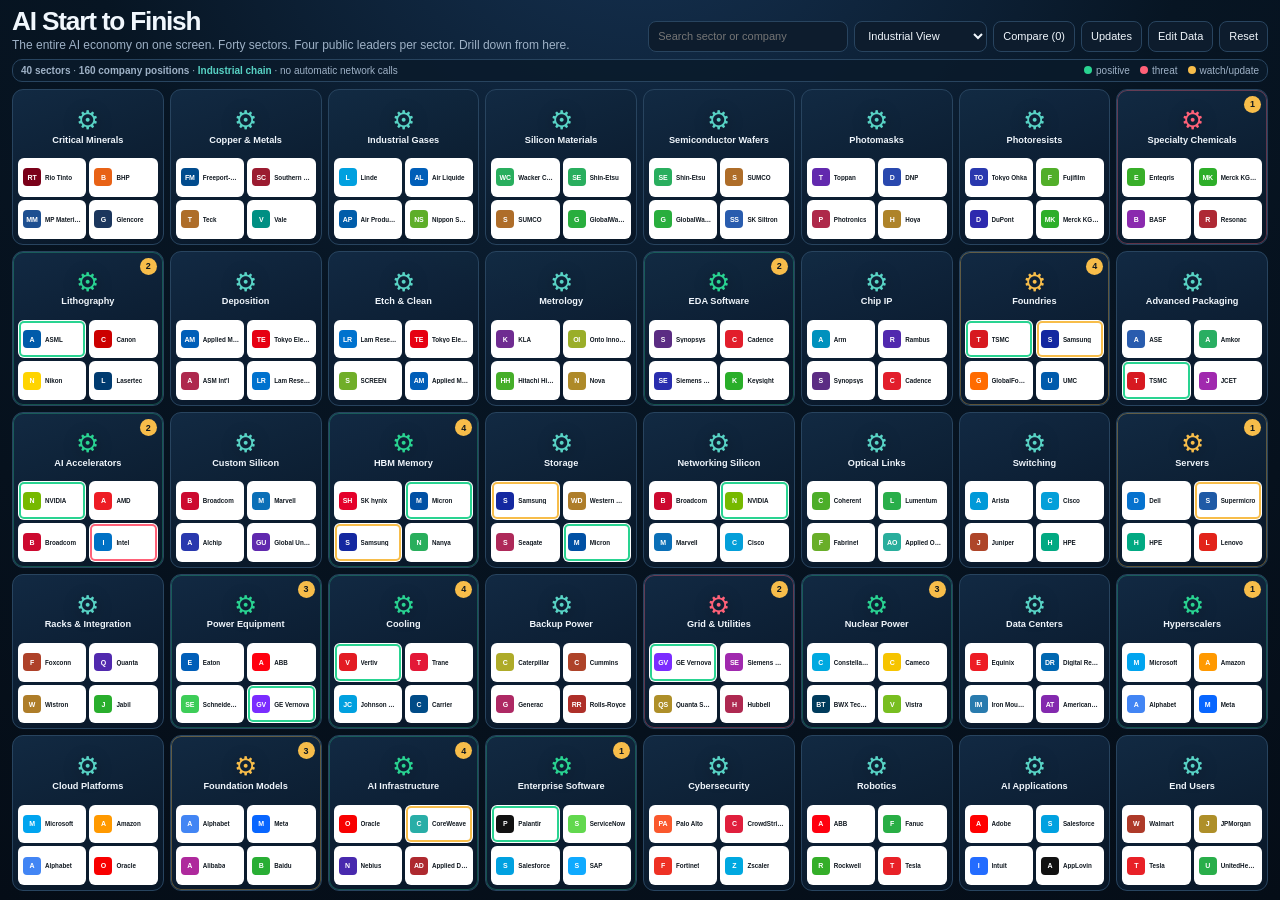
<file: index.html.html>
<!DOCTYPE html>
<html><head><meta charset="utf-8"/><meta content="width=device-width,initial-scale=1" name="viewport"/><title>AI Start to Finish — Working Terminal</title><style>
:root{--bg:#06111e;--panel:#0c1b2c;--panel2:#10243a;--line:#28445f;--text:#f1f7fd;--muted:#9eb1c6;--accent:#58d3c5;--green:#29d391;--red:#ff6178;--amber:#f7bd4a}
*{box-sizing:border-box}html,body{margin:0;background:radial-gradient(circle at 50% -20%,#173557 0,#071523 45%,#050d17 100%);color:var(--text);font-family:Segoe UI,Arial,sans-serif;height:100%;overflow:hidden}
.app{height:100vh;max-width:1920px;margin:auto;padding:9px 12px;display:grid;grid-template-rows:auto auto 1fr;gap:7px}
header{display:flex;align-items:flex-end;justify-content:space-between;gap:12px}h1{margin:0;font-size:clamp(24px,2.05vw,40px);line-height:.95;letter-spacing:-1.2px}.tag{color:var(--muted);font-size:12px;margin-top:4px}.tools{display:flex;gap:6px;flex-wrap:wrap;justify-content:flex-end}input,select,button{font:inherit}.tools input,.tools select,.tools button{height:31px;background:#0d1c2d;border:1px solid var(--line);color:var(--text);border-radius:8px;padding:0 9px;font-size:11px}.tools input{width:200px}.statusbar{display:flex;align-items:center;justify-content:space-between;gap:12px;border:1px solid var(--line);background:rgba(10,26,43,.85);border-radius:10px;padding:5px 8px;font-size:10px;color:var(--muted)}.legend{display:flex;gap:10px;align-items:center}.key{display:flex;gap:4px;align-items:center}.dot{width:8px;height:8px;border-radius:50%}.grid{display:grid;grid-template-columns:repeat(8,minmax(0,1fr));grid-template-rows:repeat(5,minmax(0,1fr));gap:6px;min-height:0}.sector-card{position:relative;min-width:0;min-height:0;border:1px solid var(--line);border-radius:11px;background:linear-gradient(160deg,rgba(18,42,67,.98),rgba(8,22,38,.98));padding:5px;display:grid;grid-template-rows:44% 56%;overflow:hidden;transition:.15s}.sector-card:hover{border-color:var(--accent);transform:translateY(-1px)}.sector-card.positive{box-shadow:inset 0 0 0 1px rgba(41,211,145,.3)}.sector-card.negative{box-shadow:inset 0 0 0 1px rgba(255,97,120,.35)}.sector-card.watch{box-shadow:inset 0 0 0 1px rgba(247,189,74,.35)}.sector-head{position:relative;border:0;background:transparent;color:inherit;cursor:pointer;display:flex;flex-direction:column;align-items:center;justify-content:center;padding:0;min-height:0}.cog{font-size:clamp(23px,2vw,35px);line-height:1;color:var(--accent);filter:drop-shadow(0 3px 8px rgba(0,0,0,.35))}.sector-card.positive .cog{color:var(--green)}.sector-card.negative .cog{color:var(--red)}.sector-card.watch .cog{color:var(--amber)}.sector-name{font-size:clamp(9px,.72vw,12px);font-weight:800;line-height:1.02;text-align:center;margin-top:2px}.update{position:absolute;right:1px;top:1px;background:var(--amber);color:#101820;border-radius:999px;min-width:17px;height:17px;display:grid;place-items:center;font-size:9px;font-weight:900}.brands{display:grid;grid-template-columns:1fr 1fr;gap:3px;min-height:0}.brand{min-width:0;min-height:0;border:1px solid rgba(255,255,255,.14);border-radius:6px;background:#fff;color:#101820;display:flex;align-items:center;gap:4px;padding:2px 4px;cursor:pointer;overflow:hidden}.brand:hover{outline:2px solid var(--brand);outline-offset:-2px}.brand-mark{flex:0 0 auto;width:18px;height:18px;border-radius:4px;background:var(--brand);color:white;display:grid;place-items:center;font-size:7px;font-weight:900;letter-spacing:-.2px}.brand-name{font-size:clamp(6px,.49vw,8.4px);font-weight:800;white-space:nowrap;overflow:hidden;text-overflow:ellipsis;text-align:left}dialog{width:min(720px,92vw);border:1px solid var(--line);border-radius:16px;background:linear-gradient(180deg,#10233a,#081625);color:var(--text);padding:0;box-shadow:0 30px 90px rgba(0,0,0,.55)}dialog::backdrop{background:rgba(0,0,0,.72);backdrop-filter:blur(4px)}.modal-head{padding:17px 19px;border-bottom:1px solid var(--line);display:flex;justify-content:space-between;gap:12px}.modal-head h2{margin:0;font-size:24px}.close{background:#0d1c2d;color:var(--text);border:1px solid var(--line);border-radius:8px;padding:5px 9px;cursor:pointer}.modal-body{padding:18px 19px}.modal-grid{display:grid;grid-template-columns:1fr 1fr;gap:10px}.panel{border:1px solid var(--line);border-radius:10px;padding:11px;background:#0a1929}.panel h3{margin:0 0 8px;color:var(--accent);font-size:11px;text-transform:uppercase;letter-spacing:.08em}.panel p{margin:0;color:#dbe7f2;font-size:13px;line-height:1.45}.company-chip{display:flex;align-items:center;gap:9px}.company-chip .brand-mark{width:42px;height:42px;font-size:14px}.muted{color:var(--muted)}
@media(max-width:1200px){.brand-name{font-size:6.5px}.sector-name{font-size:9px}}@media(max-width:900px){html,body{overflow:auto}.app{height:auto}.grid{grid-template-columns:repeat(4,1fr);grid-template-rows:auto}.sector-card{min-height:150px}}

.sector-card.dimmed{opacity:.12;filter:grayscale(.75)}
.sector-card.focused{border-color:var(--accent);box-shadow:0 0 0 2px rgba(88,211,197,.35),0 0 24px rgba(88,211,197,.18)}
.sector-card.flow{border-color:#69b8ff}.sector-card.flow .sector-head::after{content:attr(data-step);position:absolute;left:2px;top:2px;background:#69b8ff;color:#04101c;border-radius:999px;width:17px;height:17px;display:grid;place-items:center;font-size:9px;font-weight:900}
.brand.selected{outline:3px solid var(--amber);outline-offset:-3px}.brand.signal-positive{box-shadow:inset 0 0 0 2px var(--green)}.brand.signal-negative{box-shadow:inset 0 0 0 2px var(--red)}.brand.signal-watch{box-shadow:inset 0 0 0 2px var(--amber)}
.compare-tray{position:fixed;left:50%;bottom:14px;transform:translateX(-50%);z-index:30;display:flex;align-items:center;gap:8px;background:#0a1929;border:1px solid var(--line);border-radius:12px;padding:8px 10px;box-shadow:0 12px 35px rgba(0,0,0,.45);font-size:12px}.compare-tray[hidden]{display:none}.compare-tray button,.action-btn{background:#10243a;color:var(--text);border:1px solid var(--line);border-radius:8px;padding:6px 9px;cursor:pointer}.action-btn.primary{border-color:var(--accent);color:var(--accent)}
.metric-row{display:grid;grid-template-columns:repeat(4,1fr);gap:8px;margin:12px 0}.metric{border:1px solid var(--line);border-radius:9px;padding:9px;background:#091827}.metric b{display:block;font-size:18px}.metric span{font-size:10px;color:var(--muted)}
.relationship-list,.update-list{display:grid;gap:7px}.relationship,.update-item{border:1px solid var(--line);border-radius:9px;padding:9px;background:#091827;font-size:12px}.update-item strong{color:var(--accent)}
.editor-grid{display:grid;grid-template-columns:1fr 1fr;gap:10px}.editor-grid textarea{width:100%;height:330px;background:#06111e;color:#dfeaf5;border:1px solid var(--line);border-radius:9px;padding:10px;font:11px/1.4 Consolas,monospace}.small-note{font-size:11px;color:var(--muted);line-height:1.4}.view-note{color:var(--accent);font-weight:700}
@keyframes softPulse{0%,100%{filter:brightness(1)}50%{filter:brightness(1.25)}}.sector-card.positive .cog,.sector-card.negative .cog,.sector-card.watch .cog{animation:softPulse 2.2s ease-in-out infinite}
@media(max-width:900px){.metric-row,.editor-grid{grid-template-columns:1fr 1fr}.compare-tray{position:sticky;transform:none;left:auto;bottom:0}}
</style></head><body><main class="app"><header><div><h1>AI Start to Finish</h1><div class="tag">The entire AI economy on one screen. Forty sectors. Four public leaders per sector. Drill down from here.</div></div><div class="tools"><input id="search" placeholder="Search sector or company"/><select id="view"><option>Industrial View</option><option>Investment View</option><option>Supply Chain View</option><option>Technology View</option><option>Capital Flow View</option></select><button id="compareBtn" type="button">Compare (0)</button><button id="updatesBtn" type="button">Updates</button><button id="editorBtn" type="button">Edit Data</button><button id="reset">Reset</button></div></header><div class="statusbar"><span><strong>40 sectors</strong> · <strong>160 company positions</strong> · self-contained · no automatic network calls</span><div class="legend"><span class="key"><i class="dot" style="background:var(--green)"></i>positive</span><span class="key"><i class="dot" style="background:var(--red)"></i>threat</span><span class="key"><i class="dot" style="background:var(--amber)"></i>watch/update</span></div></div><section class="grid"><article class="sector-card" data-index="1" data-sector="Critical Minerals"><button aria-label="Open Critical Minerals sector details" class="sector-head"><span class="cog">⚙</span><span class="sector-name">Critical Minerals</span></button><div class="brands"><button aria-pressed="false" class="brand" data-company="Rio Tinto" style="--brand:#7a0019" title="Rio Tinto"><span class="brand-mark">RT</span><span class="brand-name">Rio Tinto</span></button><button aria-pressed="false" class="brand" data-company="BHP" style="--brand:#e86216" title="BHP"><span class="brand-mark">B</span><span class="brand-name">BHP</span></button><button aria-pressed="false" class="brand" data-company="MP Materials" style="--brand:#1d4f91" title="MP Materials"><span class="brand-mark">MM</span><span class="brand-name">MP Materials</span></button><button aria-pressed="false" class="brand" data-company="Glencore" style="--brand:#1b365d" title="Glencore"><span class="brand-mark">G</span><span class="brand-name">Glencore</span></button></div></article><article class="sector-card" data-index="2" data-sector="Copper &amp; Metals"><button aria-label="Open Copper &amp; Metals sector details" class="sector-head"><span class="cog">⚙</span><span class="sector-name">Copper &amp; Metals</span></button><div class="brands"><button aria-pressed="false" class="brand" data-company="Freeport-McMoRan" style="--brand:#004b8d" title="Freeport-McMoRan"><span class="brand-mark">FM</span><span class="brand-name">Freeport-McMoRan</span></button><button aria-pressed="false" class="brand" data-company="Southern Copper" style="--brand:#9b1b30" title="Southern Copper"><span class="brand-mark">SC</span><span class="brand-name">Southern Copper</span></button><button aria-pressed="false" class="brand" data-company="Teck" style="--brand:hsl(31 62% 42%)" title="Teck"><span class="brand-mark">T</span><span class="brand-name">Teck</span></button><button aria-pressed="false" class="brand" data-company="Vale" style="--brand:#008f83" title="Vale"><span class="brand-mark">V</span><span class="brand-name">Vale</span></button></div></article><article class="sector-card" data-index="3" data-sector="Industrial Gases"><button aria-label="Open Industrial Gases sector details" class="sector-head"><span class="cog">⚙</span><span class="sector-name">Industrial Gases</span></button><div class="brands"><button aria-pressed="false" class="brand" data-company="Linde" style="--brand:#00a0df" title="Linde"><span class="brand-mark">L</span><span class="brand-name">Linde</span></button><button aria-pressed="false" class="brand" data-company="Air Liquide" style="--brand:#005eb8" title="Air Liquide"><span class="brand-mark">AL</span><span class="brand-name">Air Liquide</span></button><button aria-pressed="false" class="brand" data-company="Air Products" style="--brand:#005daa" title="Air Products"><span class="brand-mark">AP</span><span class="brand-name">Air Products</span></button><button aria-pressed="false" class="brand" data-company="Nippon Sanso" style="--brand:hsl(96 62% 42%)" title="Nippon Sanso"><span class="brand-mark">NS</span><span class="brand-name">Nippon Sanso</span></button></div></article><article class="sector-card" data-index="4" data-sector="Silicon Materials"><button aria-label="Open Silicon Materials sector details" class="sector-head"><span class="cog">⚙</span><span class="sector-name">Silicon Materials</span></button><div class="brands"><button aria-pressed="false" class="brand" data-company="Wacker Chemie" style="--brand:hsl(144 62% 42%)" title="Wacker Chemie"><span class="brand-mark">WC</span><span class="brand-name">Wacker Chemie</span></button><button aria-pressed="false" class="brand" data-company="Shin-Etsu" style="--brand:hsl(144 62% 42%)" title="Shin-Etsu"><span class="brand-mark">SE</span><span class="brand-name">Shin-Etsu</span></button><button aria-pressed="false" class="brand" data-company="SUMCO" style="--brand:hsl(31 62% 42%)" title="SUMCO"><span class="brand-mark">S</span><span class="brand-name">SUMCO</span></button><button aria-pressed="false" class="brand" data-company="GlobalWafers" style="--brand:hsl(129 62% 42%)" title="GlobalWafers"><span class="brand-mark">G</span><span class="brand-name">GlobalWafers</span></button></div></article><article class="sector-card" data-index="5" data-sector="Semiconductor Wafers"><button aria-label="Open Semiconductor Wafers sector details" class="sector-head"><span class="cog">⚙</span><span class="sector-name">Semiconductor Wafers</span></button><div class="brands"><button aria-pressed="false" class="brand" data-company="Shin-Etsu" style="--brand:hsl(144 62% 42%)" title="Shin-Etsu"><span class="brand-mark">SE</span><span class="brand-name">Shin-Etsu</span></button><button aria-pressed="false" class="brand" data-company="SUMCO" style="--brand:hsl(31 62% 42%)" title="SUMCO"><span class="brand-mark">S</span><span class="brand-name">SUMCO</span></button><button aria-pressed="false" class="brand" data-company="GlobalWafers" style="--brand:hsl(129 62% 42%)" title="GlobalWafers"><span class="brand-mark">G</span><span class="brand-name">GlobalWafers</span></button><button aria-pressed="false" class="brand" data-company="SK Siltron" style="--brand:hsl(217 62% 42%)" title="SK Siltron"><span class="brand-mark">SS</span><span class="brand-name">SK Siltron</span></button></div></article><article class="sector-card" data-index="6" data-sector="Photomasks"><button aria-label="Open Photomasks sector details" class="sector-head"><span class="cog">⚙</span><span class="sector-name">Photomasks</span></button><div class="brands"><button aria-pressed="false" class="brand" data-company="Toppan" style="--brand:hsl(266 62% 42%)" title="Toppan"><span class="brand-mark">T</span><span class="brand-name">Toppan</span></button><button aria-pressed="false" class="brand" data-company="DNP" style="--brand:hsl(226 62% 42%)" title="DNP"><span class="brand-mark">D</span><span class="brand-name">DNP</span></button><button aria-pressed="false" class="brand" data-company="Photronics" style="--brand:hsl(345 62% 42%)" title="Photronics"><span class="brand-mark">P</span><span class="brand-name">Photronics</span></button><button aria-pressed="false" class="brand" data-company="Hoya" style="--brand:hsl(41 62% 42%)" title="Hoya"><span class="brand-mark">H</span><span class="brand-name">Hoya</span></button></div></article><article class="sector-card" data-index="7" data-sector="Photoresists"><button aria-label="Open Photoresists sector details" class="sector-head"><span class="cog">⚙</span><span class="sector-name">Photoresists</span></button><div class="brands"><button aria-pressed="false" class="brand" data-company="Tokyo Ohka" style="--brand:hsl(233 62% 42%)" title="Tokyo Ohka"><span class="brand-mark">TO</span><span class="brand-name">Tokyo Ohka</span></button><button aria-pressed="false" class="brand" data-company="Fujifilm" style="--brand:hsl(102 62% 42%)" title="Fujifilm"><span class="brand-mark">F</span><span class="brand-name">Fujifilm</span></button><button aria-pressed="false" class="brand" data-company="DuPont" style="--brand:hsl(242 62% 42%)" title="DuPont"><span class="brand-mark">D</span><span class="brand-name">DuPont</span></button><button aria-pressed="false" class="brand" data-company="Merck KGaA" style="--brand:hsl(118 62% 42%)" title="Merck KGaA"><span class="brand-mark">MK</span><span class="brand-name">Merck KGaA</span></button></div></article><article class="sector-card negative" data-index="8" data-sector="Specialty Chemicals"><button aria-label="Open Specialty Chemicals sector details" class="sector-head"><span class="cog">⚙</span><span class="sector-name">Specialty Chemicals</span><span class="update">1</span></button><div class="brands"><button aria-pressed="false" class="brand" data-company="Entegris" style="--brand:hsl(113 62% 42%)" title="Entegris"><span class="brand-mark">E</span><span class="brand-name">Entegris</span></button><button aria-pressed="false" class="brand" data-company="Merck KGaA" style="--brand:hsl(118 62% 42%)" title="Merck KGaA"><span class="brand-mark">MK</span><span class="brand-name">Merck KGaA</span></button><button aria-pressed="false" class="brand" data-company="BASF" style="--brand:hsl(284 62% 42%)" title="BASF"><span class="brand-mark">B</span><span class="brand-name">BASF</span></button><button aria-pressed="false" class="brand" data-company="Resonac" style="--brand:hsl(355 62% 42%)" title="Resonac"><span class="brand-mark">R</span><span class="brand-name">Resonac</span></button></div></article><article class="sector-card positive" data-index="9" data-sector="Lithography"><button aria-label="Open Lithography sector details" class="sector-head"><span class="cog">⚙</span><span class="sector-name">Lithography</span><span class="update">2</span></button><div class="brands"><button aria-pressed="false" class="brand" data-company="ASML" style="--brand:#005baa" title="ASML"><span class="brand-mark">A</span><span class="brand-name">ASML</span></button><button aria-pressed="false" class="brand" data-company="Canon" style="--brand:#cc0000" title="Canon"><span class="brand-mark">C</span><span class="brand-name">Canon</span></button><button aria-pressed="false" class="brand" data-company="Nikon" style="--brand:#ffd400" title="Nikon"><span class="brand-mark">N</span><span class="brand-name">Nikon</span></button><button aria-pressed="false" class="brand" data-company="Lasertec" style="--brand:#003b70" title="Lasertec"><span class="brand-mark">L</span><span class="brand-name">Lasertec</span></button></div></article><article class="sector-card" data-index="10" data-sector="Deposition"><button aria-label="Open Deposition sector details" class="sector-head"><span class="cog">⚙</span><span class="sector-name">Deposition</span></button><div class="brands"><button aria-pressed="false" class="brand" data-company="Applied Materials" style="--brand:#005eb8" title="Applied Materials"><span class="brand-mark">AM</span><span class="brand-name">Applied Materials</span></button><button aria-pressed="false" class="brand" data-company="Tokyo Electron" style="--brand:#e60012" title="Tokyo Electron"><span class="brand-mark">TE</span><span class="brand-name">Tokyo Electron</span></button><button aria-pressed="false" class="brand" data-company="ASM Int'l" style="--brand:hsl(343 62% 42%)" title="ASM Int'l"><span class="brand-mark">A</span><span class="brand-name">ASM Int'l</span></button><button aria-pressed="false" class="brand" data-company="Lam Research" style="--brand:#0072ce" title="Lam Research"><span class="brand-mark">LR</span><span class="brand-name">Lam Research</span></button></div></article><article class="sector-card" data-index="11" data-sector="Etch &amp; Clean"><button aria-label="Open Etch &amp; Clean sector details" class="sector-head"><span class="cog">⚙</span><span class="sector-name">Etch &amp; Clean</span></button><div class="brands"><button aria-pressed="false" class="brand" data-company="Lam Research" style="--brand:#0072ce" title="Lam Research"><span class="brand-mark">LR</span><span class="brand-name">Lam Research</span></button><button aria-pressed="false" class="brand" data-company="Tokyo Electron" style="--brand:#e60012" title="Tokyo Electron"><span class="brand-mark">TE</span><span class="brand-name">Tokyo Electron</span></button><button aria-pressed="false" class="brand" data-company="SCREEN" style="--brand:hsl(88 62% 42%)" title="SCREEN"><span class="brand-mark">S</span><span class="brand-name">SCREEN</span></button><button aria-pressed="false" class="brand" data-company="Applied Materials" style="--brand:#005eb8" title="Applied Materials"><span class="brand-mark">AM</span><span class="brand-name">Applied Materials</span></button></div></article><article class="sector-card" data-index="12" data-sector="Metrology"><button aria-label="Open Metrology sector details" class="sector-head"><span class="cog">⚙</span><span class="sector-name">Metrology</span></button><div class="brands"><button aria-pressed="false" class="brand" data-company="KLA" style="--brand:#6f2c91" title="KLA"><span class="brand-mark">K</span><span class="brand-name">KLA</span></button><button aria-pressed="false" class="brand" data-company="Onto Innovation" style="--brand:hsl(69 62% 42%)" title="Onto Innovation"><span class="brand-mark">OI</span><span class="brand-name">Onto Innovation</span></button><button aria-pressed="false" class="brand" data-company="Hitachi High-Tech" style="--brand:hsl(107 62% 42%)" title="Hitachi High-Tech"><span class="brand-mark">HH</span><span class="brand-name">Hitachi High-Tech</span></button><button aria-pressed="false" class="brand" data-company="Nova" style="--brand:hsl(44 62% 42%)" title="Nova"><span class="brand-mark">N</span><span class="brand-name">Nova</span></button></div></article><article class="sector-card positive" data-index="13" data-sector="EDA Software"><button aria-label="Open EDA Software sector details" class="sector-head"><span class="cog">⚙</span><span class="sector-name">EDA Software</span><span class="update">2</span></button><div class="brands"><button aria-pressed="false" class="brand" data-company="Synopsys" style="--brand:#5b2c83" title="Synopsys"><span class="brand-mark">S</span><span class="brand-name">Synopsys</span></button><button aria-pressed="false" class="brand" data-company="Cadence" style="--brand:#e21e2b" title="Cadence"><span class="brand-mark">C</span><span class="brand-name">Cadence</span></button><button aria-pressed="false" class="brand" data-company="Siemens EDA" style="--brand:hsl(238 62% 42%)" title="Siemens EDA"><span class="brand-mark">SE</span><span class="brand-name">Siemens EDA</span></button><button aria-pressed="false" class="brand" data-company="Keysight" style="--brand:hsl(120 62% 42%)" title="Keysight"><span class="brand-mark">K</span><span class="brand-name">Keysight</span></button></div></article><article class="sector-card" data-index="14" data-sector="Chip IP"><button aria-label="Open Chip IP sector details" class="sector-head"><span class="cog">⚙</span><span class="sector-name">Chip IP</span></button><div class="brands"><button aria-pressed="false" class="brand" data-company="Arm" style="--brand:#0091bd" title="Arm"><span class="brand-mark">A</span><span class="brand-name">Arm</span></button><button aria-pressed="false" class="brand" data-company="Rambus" style="--brand:hsl(258 62% 42%)" title="Rambus"><span class="brand-mark">R</span><span class="brand-name">Rambus</span></button><button aria-pressed="false" class="brand" data-company="Synopsys" style="--brand:#5b2c83" title="Synopsys"><span class="brand-mark">S</span><span class="brand-name">Synopsys</span></button><button aria-pressed="false" class="brand" data-company="Cadence" style="--brand:#e21e2b" title="Cadence"><span class="brand-mark">C</span><span class="brand-name">Cadence</span></button></div></article><article class="sector-card watch" data-index="15" data-sector="Foundries"><button aria-label="Open Foundries sector details" class="sector-head"><span class="cog">⚙</span><span class="sector-name">Foundries</span><span class="update">4</span></button><div class="brands"><button aria-pressed="false" class="brand" data-company="TSMC" style="--brand:#d71920" title="TSMC"><span class="brand-mark">T</span><span class="brand-name">TSMC</span></button><button aria-pressed="false" class="brand" data-company="Samsung" style="--brand:#1428a0" title="Samsung"><span class="brand-mark">S</span><span class="brand-name">Samsung</span></button><button aria-pressed="false" class="brand" data-company="GlobalFoundries" style="--brand:#ff6b00" title="GlobalFoundries"><span class="brand-mark">G</span><span class="brand-name">GlobalFoundries</span></button><button aria-pressed="false" class="brand" data-company="UMC" style="--brand:#005bac" title="UMC"><span class="brand-mark">U</span><span class="brand-name">UMC</span></button></div></article><article class="sector-card" data-index="16" data-sector="Advanced Packaging"><button aria-label="Open Advanced Packaging sector details" class="sector-head"><span class="cog">⚙</span><span class="sector-name">Advanced Packaging</span></button><div class="brands"><button aria-pressed="false" class="brand" data-company="ASE" style="--brand:hsl(217 62% 42%)" title="ASE"><span class="brand-mark">A</span><span class="brand-name">ASE</span></button><button aria-pressed="false" class="brand" data-company="Amkor" style="--brand:hsl(146 62% 42%)" title="Amkor"><span class="brand-mark">A</span><span class="brand-name">Amkor</span></button><button aria-pressed="false" class="brand" data-company="TSMC" style="--brand:#d71920" title="TSMC"><span class="brand-mark">T</span><span class="brand-name">TSMC</span></button><button aria-pressed="false" class="brand" data-company="JCET" style="--brand:hsl(294 62% 42%)" title="JCET"><span class="brand-mark">J</span><span class="brand-name">JCET</span></button></div></article><article class="sector-card positive" data-index="17" data-sector="AI Accelerators"><button aria-label="Open AI Accelerators sector details" class="sector-head"><span class="cog">⚙</span><span class="sector-name">AI Accelerators</span><span class="update">2</span></button><div class="brands"><button aria-pressed="false" class="brand" data-company="NVIDIA" style="--brand:#76b900" title="NVIDIA"><span class="brand-mark">N</span><span class="brand-name">NVIDIA</span></button><button aria-pressed="false" class="brand" data-company="AMD" style="--brand:#ed1c24" title="AMD"><span class="brand-mark">A</span><span class="brand-name">AMD</span></button><button aria-pressed="false" class="brand" data-company="Broadcom" style="--brand:#cc092f" title="Broadcom"><span class="brand-mark">B</span><span class="brand-name">Broadcom</span></button><button aria-pressed="false" class="brand" data-company="Intel" style="--brand:#0071c5" title="Intel"><span class="brand-mark">I</span><span class="brand-name">Intel</span></button></div></article><article class="sector-card" data-index="18" data-sector="Custom Silicon"><button aria-label="Open Custom Silicon sector details" class="sector-head"><span class="cog">⚙</span><span class="sector-name">Custom Silicon</span></button><div class="brands"><button aria-pressed="false" class="brand" data-company="Broadcom" style="--brand:#cc092f" title="Broadcom"><span class="brand-mark">B</span><span class="brand-name">Broadcom</span></button><button aria-pressed="false" class="brand" data-company="Marvell" style="--brand:#0a6fb7" title="Marvell"><span class="brand-mark">M</span><span class="brand-name">Marvell</span></button><button aria-pressed="false" class="brand" data-company="Alchip" style="--brand:hsl(233 62% 42%)" title="Alchip"><span class="brand-mark">A</span><span class="brand-name">Alchip</span></button><button aria-pressed="false" class="brand" data-company="Global Unichip" style="--brand:hsl(265 62% 42%)" title="Global Unichip"><span class="brand-mark">GU</span><span class="brand-name">Global Unichip</span></button></div></article><article class="sector-card positive" data-index="19" data-sector="HBM Memory"><button aria-label="Open HBM Memory sector details" class="sector-head"><span class="cog">⚙</span><span class="sector-name">HBM Memory</span><span class="update">4</span></button><div class="brands"><button aria-pressed="false" class="brand" data-company="SK hynix" style="--brand:#e4002b" title="SK hynix"><span class="brand-mark">SH</span><span class="brand-name">SK hynix</span></button><button aria-pressed="false" class="brand" data-company="Micron" style="--brand:#0050a4" title="Micron"><span class="brand-mark">M</span><span class="brand-name">Micron</span></button><button aria-pressed="false" class="brand" data-company="Samsung" style="--brand:#1428a0" title="Samsung"><span class="brand-mark">S</span><span class="brand-name">Samsung</span></button><button aria-pressed="false" class="brand" data-company="Nanya" style="--brand:hsl(143 62% 42%)" title="Nanya"><span class="brand-mark">N</span><span class="brand-name">Nanya</span></button></div></article><article class="sector-card" data-index="20" data-sector="Storage"><button aria-label="Open Storage sector details" class="sector-head"><span class="cog">⚙</span><span class="sector-name">Storage</span></button><div class="brands"><button aria-pressed="false" class="brand" data-company="Samsung" style="--brand:#1428a0" title="Samsung"><span class="brand-mark">S</span><span class="brand-name">Samsung</span></button><button aria-pressed="false" class="brand" data-company="Western Digital" style="--brand:hsl(38 62% 42%)" title="Western Digital"><span class="brand-mark">WD</span><span class="brand-name">Western Digital</span></button><button aria-pressed="false" class="brand" data-company="Seagate" style="--brand:hsl(338 62% 42%)" title="Seagate"><span class="brand-mark">S</span><span class="brand-name">Seagate</span></button><button aria-pressed="false" class="brand" data-company="Micron" style="--brand:#0050a4" title="Micron"><span class="brand-mark">M</span><span class="brand-name">Micron</span></button></div></article><article class="sector-card" data-index="21" data-sector="Networking Silicon"><button aria-label="Open Networking Silicon sector details" class="sector-head"><span class="cog">⚙</span><span class="sector-name">Networking Silicon</span></button><div class="brands"><button aria-pressed="false" class="brand" data-company="Broadcom" style="--brand:#cc092f" title="Broadcom"><span class="brand-mark">B</span><span class="brand-name">Broadcom</span></button><button aria-pressed="false" class="brand" data-company="NVIDIA" style="--brand:#76b900" title="NVIDIA"><span class="brand-mark">N</span><span class="brand-name">NVIDIA</span></button><button aria-pressed="false" class="brand" data-company="Marvell" style="--brand:#0a6fb7" title="Marvell"><span class="brand-mark">M</span><span class="brand-name">Marvell</span></button><button aria-pressed="false" class="brand" data-company="Cisco" style="--brand:#049fd9" title="Cisco"><span class="brand-mark">C</span><span class="brand-name">Cisco</span></button></div></article><article class="sector-card" data-index="22" data-sector="Optical Links"><button aria-label="Open Optical Links sector details" class="sector-head"><span class="cog">⚙</span><span class="sector-name">Optical Links</span></button><div class="brands"><button aria-pressed="false" class="brand" data-company="Coherent" style="--brand:hsl(104 62% 42%)" title="Coherent"><span class="brand-mark">C</span><span class="brand-name">Coherent</span></button><button aria-pressed="false" class="brand" data-company="Lumentum" style="--brand:hsl(135 62% 42%)" title="Lumentum"><span class="brand-mark">L</span><span class="brand-name">Lumentum</span></button><button aria-pressed="false" class="brand" data-company="Fabrinet" style="--brand:hsl(91 62% 42%)" title="Fabrinet"><span class="brand-mark">F</span><span class="brand-name">Fabrinet</span></button><button aria-pressed="false" class="brand" data-company="Applied Optoelectronics" style="--brand:hsl(172 62% 42%)" title="Applied Optoelectronics"><span class="brand-mark">AO</span><span class="brand-name">Applied Optoelectronics</span></button></div></article><article class="sector-card" data-index="23" data-sector="Switching"><button aria-label="Open Switching sector details" class="sector-head"><span class="cog">⚙</span><span class="sector-name">Switching</span></button><div class="brands"><button aria-pressed="false" class="brand" data-company="Arista" style="--brand:#0099d8" title="Arista"><span class="brand-mark">A</span><span class="brand-name">Arista</span></button><button aria-pressed="false" class="brand" data-company="Cisco" style="--brand:#049fd9" title="Cisco"><span class="brand-mark">C</span><span class="brand-name">Cisco</span></button><button aria-pressed="false" class="brand" data-company="Juniper" style="--brand:hsl(13 62% 42%)" title="Juniper"><span class="brand-mark">J</span><span class="brand-name">Juniper</span></button><button aria-pressed="false" class="brand" data-company="HPE" style="--brand:#01a982" title="HPE"><span class="brand-mark">H</span><span class="brand-name">HPE</span></button></div></article><article class="sector-card watch" data-index="24" data-sector="Servers"><button aria-label="Open Servers sector details" class="sector-head"><span class="cog">⚙</span><span class="sector-name">Servers</span><span class="update">1</span></button><div class="brands"><button aria-pressed="false" class="brand" data-company="Dell" style="--brand:#0672ce" title="Dell"><span class="brand-mark">D</span><span class="brand-name">Dell</span></button><button aria-pressed="false" class="brand" data-company="Supermicro" style="--brand:#1f5aa6" title="Supermicro"><span class="brand-mark">S</span><span class="brand-name">Supermicro</span></button><button aria-pressed="false" class="brand" data-company="HPE" style="--brand:#01a982" title="HPE"><span class="brand-mark">H</span><span class="brand-name">HPE</span></button><button aria-pressed="false" class="brand" data-company="Lenovo" style="--brand:#e2231a" title="Lenovo"><span class="brand-mark">L</span><span class="brand-name">Lenovo</span></button></div></article><article class="sector-card" data-index="25" data-sector="Racks &amp; Integration"><button aria-label="Open Racks &amp; Integration sector details" class="sector-head"><span class="cog">⚙</span><span class="sector-name">Racks &amp; Integration</span></button><div class="brands"><button aria-pressed="false" class="brand" data-company="Foxconn" style="--brand:hsl(11 62% 42%)" title="Foxconn"><span class="brand-mark">F</span><span class="brand-name">Foxconn</span></button><button aria-pressed="false" class="brand" data-company="Quanta" style="--brand:hsl(258 62% 42%)" title="Quanta"><span class="brand-mark">Q</span><span class="brand-name">Quanta</span></button><button aria-pressed="false" class="brand" data-company="Wistron" style="--brand:hsl(38 62% 42%)" title="Wistron"><span class="brand-mark">W</span><span class="brand-name">Wistron</span></button><button aria-pressed="false" class="brand" data-company="Jabil" style="--brand:hsl(122 62% 42%)" title="Jabil"><span class="brand-mark">J</span><span class="brand-name">Jabil</span></button></div></article><article class="sector-card positive" data-index="26" data-sector="Power Equipment"><button aria-label="Open Power Equipment sector details" class="sector-head"><span class="cog">⚙</span><span class="sector-name">Power Equipment</span><span class="update">3</span></button><div class="brands"><button aria-pressed="false" class="brand" data-company="Eaton" style="--brand:#005eb8" title="Eaton"><span class="brand-mark">E</span><span class="brand-name">Eaton</span></button><button aria-pressed="false" class="brand" data-company="ABB" style="--brand:#ff000f" title="ABB"><span class="brand-mark">A</span><span class="brand-name">ABB</span></button><button aria-pressed="false" class="brand" data-company="Schneider Electric" style="--brand:#3dcd58" title="Schneider Electric"><span class="brand-mark">SE</span><span class="brand-name">Schneider Electric</span></button><button aria-pressed="false" class="brand" data-company="GE Vernova" style="--brand:#7b2cff" title="GE Vernova"><span class="brand-mark">GV</span><span class="brand-name">GE Vernova</span></button></div></article><article class="sector-card positive" data-index="27" data-sector="Cooling"><button aria-label="Open Cooling sector details" class="sector-head"><span class="cog">⚙</span><span class="sector-name">Cooling</span><span class="update">4</span></button><div class="brands"><button aria-pressed="false" class="brand" data-company="Vertiv" style="--brand:#e31b23" title="Vertiv"><span class="brand-mark">V</span><span class="brand-name">Vertiv</span></button><button aria-pressed="false" class="brand" data-company="Trane" style="--brand:#e31837" title="Trane"><span class="brand-mark">T</span><span class="brand-name">Trane</span></button><button aria-pressed="false" class="brand" data-company="Johnson Controls" style="--brand:#00a0df" title="Johnson Controls"><span class="brand-mark">JC</span><span class="brand-name">Johnson Controls</span></button><button aria-pressed="false" class="brand" data-company="Carrier" style="--brand:#004b87" title="Carrier"><span class="brand-mark">C</span><span class="brand-name">Carrier</span></button></div></article><article class="sector-card" data-index="28" data-sector="Backup Power"><button aria-label="Open Backup Power sector details" class="sector-head"><span class="cog">⚙</span><span class="sector-name">Backup Power</span></button><div class="brands"><button aria-pressed="false" class="brand" data-company="Caterpillar" style="--brand:hsl(59 62% 42%)" title="Caterpillar"><span class="brand-mark">C</span><span class="brand-name">Caterpillar</span></button><button aria-pressed="false" class="brand" data-company="Cummins" style="--brand:hsl(12 62% 42%)" title="Cummins"><span class="brand-mark">C</span><span class="brand-name">Cummins</span></button><button aria-pressed="false" class="brand" data-company="Generac" style="--brand:hsl(333 62% 42%)" title="Generac"><span class="brand-mark">G</span><span class="brand-name">Generac</span></button><button aria-pressed="false" class="brand" data-company="Rolls-Royce" style="--brand:hsl(3 62% 42%)" title="Rolls-Royce"><span class="brand-mark">RR</span><span class="brand-name">Rolls-Royce</span></button></div></article><article class="sector-card negative" data-index="29" data-sector="Grid &amp; Utilities"><button aria-label="Open Grid &amp; Utilities sector details" class="sector-head"><span class="cog">⚙</span><span class="sector-name">Grid &amp; Utilities</span><span class="update">2</span></button><div class="brands"><button aria-pressed="false" class="brand" data-company="GE Vernova" style="--brand:#7b2cff" title="GE Vernova"><span class="brand-mark">GV</span><span class="brand-name">GE Vernova</span></button><button aria-pressed="false" class="brand" data-company="Siemens Energy" style="--brand:hsl(294 62% 42%)" title="Siemens Energy"><span class="brand-mark">SE</span><span class="brand-name">Siemens Energy</span></button><button aria-pressed="false" class="brand" data-company="Quanta Services" style="--brand:hsl(46 62% 42%)" title="Quanta Services"><span class="brand-mark">QS</span><span class="brand-name">Quanta Services</span></button><button aria-pressed="false" class="brand" data-company="Hubbell" style="--brand:hsl(342 62% 42%)" title="Hubbell"><span class="brand-mark">H</span><span class="brand-name">Hubbell</span></button></div></article><article class="sector-card positive" data-index="30" data-sector="Nuclear Power"><button aria-label="Open Nuclear Power sector details" class="sector-head"><span class="cog">⚙</span><span class="sector-name">Nuclear Power</span><span class="update">3</span></button><div class="brands"><button aria-pressed="false" class="brand" data-company="Constellation" style="--brand:#00a9e0" title="Constellation"><span class="brand-mark">C</span><span class="brand-name">Constellation</span></button><button aria-pressed="false" class="brand" data-company="Cameco" style="--brand:#f6c400" title="Cameco"><span class="brand-mark">C</span><span class="brand-name">Cameco</span></button><button aria-pressed="false" class="brand" data-company="BWX Technologies" style="--brand:#003b5c" title="BWX Technologies"><span class="brand-mark">BT</span><span class="brand-name">BWX Technologies</span></button><button aria-pressed="false" class="brand" data-company="Vistra" style="--brand:#78be20" title="Vistra"><span class="brand-mark">V</span><span class="brand-name">Vistra</span></button></div></article><article class="sector-card" data-index="31" data-sector="Data Centers"><button aria-label="Open Data Centers sector details" class="sector-head"><span class="cog">⚙</span><span class="sector-name">Data Centers</span></button><div class="brands"><button aria-pressed="false" class="brand" data-company="Equinix" style="--brand:#ed1c24" title="Equinix"><span class="brand-mark">E</span><span class="brand-name">Equinix</span></button><button aria-pressed="false" class="brand" data-company="Digital Realty" style="--brand:#0067b1" title="Digital Realty"><span class="brand-mark">DR</span><span class="brand-name">Digital Realty</span></button><button aria-pressed="false" class="brand" data-company="Iron Mountain" style="--brand:hsl(203 62% 42%)" title="Iron Mountain"><span class="brand-mark">IM</span><span class="brand-name">Iron Mountain</span></button><button aria-pressed="false" class="brand" data-company="American Tower" style="--brand:hsl(281 62% 42%)" title="American Tower"><span class="brand-mark">AT</span><span class="brand-name">American Tower</span></button></div></article><article class="sector-card positive" data-index="32" data-sector="Hyperscalers"><button aria-label="Open Hyperscalers sector details" class="sector-head"><span class="cog">⚙</span><span class="sector-name">Hyperscalers</span><span class="update">1</span></button><div class="brands"><button aria-pressed="false" class="brand" data-company="Microsoft" style="--brand:#00a4ef" title="Microsoft"><span class="brand-mark">M</span><span class="brand-name">Microsoft</span></button><button aria-pressed="false" class="brand" data-company="Amazon" style="--brand:#ff9900" title="Amazon"><span class="brand-mark">A</span><span class="brand-name">Amazon</span></button><button aria-pressed="false" class="brand" data-company="Alphabet" style="--brand:#4285f4" title="Alphabet"><span class="brand-mark">A</span><span class="brand-name">Alphabet</span></button><button aria-pressed="false" class="brand" data-company="Meta" style="--brand:#0866ff" title="Meta"><span class="brand-mark">M</span><span class="brand-name">Meta</span></button></div></article><article class="sector-card" data-index="33" data-sector="Cloud Platforms"><button aria-label="Open Cloud Platforms sector details" class="sector-head"><span class="cog">⚙</span><span class="sector-name">Cloud Platforms</span></button><div class="brands"><button aria-pressed="false" class="brand" data-company="Microsoft" style="--brand:#00a4ef" title="Microsoft"><span class="brand-mark">M</span><span class="brand-name">Microsoft</span></button><button aria-pressed="false" class="brand" data-company="Amazon" style="--brand:#ff9900" title="Amazon"><span class="brand-mark">A</span><span class="brand-name">Amazon</span></button><button aria-pressed="false" class="brand" data-company="Alphabet" style="--brand:#4285f4" title="Alphabet"><span class="brand-mark">A</span><span class="brand-name">Alphabet</span></button><button aria-pressed="false" class="brand" data-company="Oracle" style="--brand:#f80000" title="Oracle"><span class="brand-mark">O</span><span class="brand-name">Oracle</span></button></div></article><article class="sector-card watch" data-index="34" data-sector="Foundation Models"><button aria-label="Open Foundation Models sector details" class="sector-head"><span class="cog">⚙</span><span class="sector-name">Foundation Models</span><span class="update">3</span></button><div class="brands"><button aria-pressed="false" class="brand" data-company="Alphabet" style="--brand:#4285f4" title="Alphabet"><span class="brand-mark">A</span><span class="brand-name">Alphabet</span></button><button aria-pressed="false" class="brand" data-company="Meta" style="--brand:#0866ff" title="Meta"><span class="brand-mark">M</span><span class="brand-name">Meta</span></button><button aria-pressed="false" class="brand" data-company="Alibaba" style="--brand:hsl(308 62% 42%)" title="Alibaba"><span class="brand-mark">A</span><span class="brand-name">Alibaba</span></button><button aria-pressed="false" class="brand" data-company="Baidu" style="--brand:hsl(125 62% 42%)" title="Baidu"><span class="brand-mark">B</span><span class="brand-name">Baidu</span></button></div></article><article class="sector-card positive" data-index="35" data-sector="AI Infrastructure"><button aria-label="Open AI Infrastructure sector details" class="sector-head"><span class="cog">⚙</span><span class="sector-name">AI Infrastructure</span><span class="update">4</span></button><div class="brands"><button aria-pressed="false" class="brand" data-company="Oracle" style="--brand:#f80000" title="Oracle"><span class="brand-mark">O</span><span class="brand-name">Oracle</span></button><button aria-pressed="false" class="brand" data-company="CoreWeave" style="--brand:hsl(177 62% 42%)" title="CoreWeave"><span class="brand-mark">C</span><span class="brand-name">CoreWeave</span></button><button aria-pressed="false" class="brand" data-company="Nebius" style="--brand:hsl(254 62% 42%)" title="Nebius"><span class="brand-mark">N</span><span class="brand-name">Nebius</span></button><button aria-pressed="false" class="brand" data-company="Applied Digital" style="--brand:hsl(357 62% 42%)" title="Applied Digital"><span class="brand-mark">AD</span><span class="brand-name">Applied Digital</span></button></div></article><article class="sector-card positive" data-index="36" data-sector="Enterprise Software"><button aria-label="Open Enterprise Software sector details" class="sector-head"><span class="cog">⚙</span><span class="sector-name">Enterprise Software</span><span class="update">1</span></button><div class="brands"><button aria-pressed="false" class="brand" data-company="Palantir" style="--brand:#111111" title="Palantir"><span class="brand-mark">P</span><span class="brand-name">Palantir</span></button><button aria-pressed="false" class="brand" data-company="ServiceNow" style="--brand:#62d84e" title="ServiceNow"><span class="brand-mark">S</span><span class="brand-name">ServiceNow</span></button><button aria-pressed="false" class="brand" data-company="Salesforce" style="--brand:#00a1e0" title="Salesforce"><span class="brand-mark">S</span><span class="brand-name">Salesforce</span></button><button aria-pressed="false" class="brand" data-company="SAP" style="--brand:#0faaff" title="SAP"><span class="brand-mark">S</span><span class="brand-name">SAP</span></button></div></article><article class="sector-card" data-index="37" data-sector="Cybersecurity"><button aria-label="Open Cybersecurity sector details" class="sector-head"><span class="cog">⚙</span><span class="sector-name">Cybersecurity</span></button><div class="brands"><button aria-pressed="false" class="brand" data-company="Palo Alto" style="--brand:#fa582d" title="Palo Alto"><span class="brand-mark">PA</span><span class="brand-name">Palo Alto</span></button><button aria-pressed="false" class="brand" data-company="CrowdStrike" style="--brand:#e01f3d" title="CrowdStrike"><span class="brand-mark">C</span><span class="brand-name">CrowdStrike</span></button><button aria-pressed="false" class="brand" data-company="Fortinet" style="--brand:#ee3124" title="Fortinet"><span class="brand-mark">F</span><span class="brand-name">Fortinet</span></button><button aria-pressed="false" class="brand" data-company="Zscaler" style="--brand:#00a8e0" title="Zscaler"><span class="brand-mark">Z</span><span class="brand-name">Zscaler</span></button></div></article><article class="sector-card" data-index="38" data-sector="Robotics"><button aria-label="Open Robotics sector details" class="sector-head"><span class="cog">⚙</span><span class="sector-name">Robotics</span></button><div class="brands"><button aria-pressed="false" class="brand" data-company="ABB" style="--brand:#ff000f" title="ABB"><span class="brand-mark">A</span><span class="brand-name">ABB</span></button><button aria-pressed="false" class="brand" data-company="Fanuc" style="--brand:hsl(133 62% 42%)" title="Fanuc"><span class="brand-mark">F</span><span class="brand-name">Fanuc</span></button><button aria-pressed="false" class="brand" data-company="Rockwell" style="--brand:hsl(115 62% 42%)" title="Rockwell"><span class="brand-mark">R</span><span class="brand-name">Rockwell</span></button><button aria-pressed="false" class="brand" data-company="Tesla" style="--brand:#e82127" title="Tesla"><span class="brand-mark">T</span><span class="brand-name">Tesla</span></button></div></article><article class="sector-card" data-index="39" data-sector="AI Applications"><button aria-label="Open AI Applications sector details" class="sector-head"><span class="cog">⚙</span><span class="sector-name">AI Applications</span></button><div class="brands"><button aria-pressed="false" class="brand" data-company="Adobe" style="--brand:#ff0000" title="Adobe"><span class="brand-mark">A</span><span class="brand-name">Adobe</span></button><button aria-pressed="false" class="brand" data-company="Salesforce" style="--brand:#00a1e0" title="Salesforce"><span class="brand-mark">S</span><span class="brand-name">Salesforce</span></button><button aria-pressed="false" class="brand" data-company="Intuit" style="--brand:#236cff" title="Intuit"><span class="brand-mark">I</span><span class="brand-name">Intuit</span></button><button aria-pressed="false" class="brand" data-company="AppLovin" style="--brand:#111111" title="AppLovin"><span class="brand-mark">A</span><span class="brand-name">AppLovin</span></button></div></article><article class="sector-card" data-index="40" data-sector="End Users"><button aria-label="Open End Users sector details" class="sector-head"><span class="cog">⚙</span><span class="sector-name">End Users</span></button><div class="brands"><button aria-pressed="false" class="brand" data-company="Walmart" style="--brand:hsl(8 62% 42%)" title="Walmart"><span class="brand-mark">W</span><span class="brand-name">Walmart</span></button><button aria-pressed="false" class="brand" data-company="JPMorgan" style="--brand:hsl(46 62% 42%)" title="JPMorgan"><span class="brand-mark">J</span><span class="brand-name">JPMorgan</span></button><button aria-pressed="false" class="brand" data-company="Tesla" style="--brand:#e82127" title="Tesla"><span class="brand-mark">T</span><span class="brand-name">Tesla</span></button><button aria-pressed="false" class="brand" data-company="UnitedHealth" style="--brand:hsl(135 62% 42%)" title="UnitedHealth"><span class="brand-mark">U</span><span class="brand-name">UnitedHealth</span></button></div></article></section><div class="compare-tray" hidden="hidden" id="compareTray"><span id="compareSummary">Select two companies to compare.</span><button id="runCompare" type="button">Open Comparison</button><button id="clearCompare" type="button">Clear</button></div></main><dialog id="modal"><div class="modal-head"><h2 id="modalTitle"></h2><button class="close" id="close">Close</button></div><div class="modal-body" id="modalBody"></div></dialog><script>
const APP_DATA = {"sectors": [{"id": 1, "name": "Critical Minerals", "companies": ["Rio Tinto", "BHP", "MP Materials", "Glencore"], "status": "neutral", "updates": 0}, {"id": 2, "name": "Copper & Metals", "companies": ["Freeport-McMoRan", "Southern Copper", "Teck", "Vale"], "status": "neutral", "updates": 0}, {"id": 3, "name": "Industrial Gases", "companies": ["Linde", "Air Liquide", "Air Products", "Nippon Sanso"], "status": "neutral", "updates": 0}, {"id": 4, "name": "Silicon Materials", "companies": ["Wacker Chemie", "Shin-Etsu", "SUMCO", "GlobalWafers"], "status": "neutral", "updates": 0}, {"id": 5, "name": "Semiconductor Wafers", "companies": ["Shin-Etsu", "SUMCO", "GlobalWafers", "SK Siltron"], "status": "neutral", "updates": 0}, {"id": 6, "name": "Photomasks", "companies": ["Toppan", "DNP", "Photronics", "Hoya"], "status": "neutral", "updates": 0}, {"id": 7, "name": "Photoresists", "companies": ["Tokyo Ohka", "Fujifilm", "DuPont", "Merck KGaA"], "status": "neutral", "updates": 0}, {"id": 8, "name": "Specialty Chemicals", "companies": ["Entegris", "Merck KGaA", "BASF", "Resonac"], "status": "negative", "updates": 1}, {"id": 9, "name": "Lithography", "companies": ["ASML", "Canon", "Nikon", "Lasertec"], "status": "positive", "updates": 2}, {"id": 10, "name": "Deposition", "companies": ["Applied Materials", "Tokyo Electron", "ASM Int'l", "Lam Research"], "status": "neutral", "updates": 0}, {"id": 11, "name": "Etch & Clean", "companies": ["Lam Research", "Tokyo Electron", "SCREEN", "Applied Materials"], "status": "neutral", "updates": 0}, {"id": 12, "name": "Metrology", "companies": ["KLA", "Onto Innovation", "Hitachi High-Tech", "Nova"], "status": "neutral", "updates": 0}, {"id": 13, "name": "EDA Software", "companies": ["Synopsys", "Cadence", "Siemens EDA", "Keysight"], "status": "positive", "updates": 2}, {"id": 14, "name": "Chip IP", "companies": ["Arm", "Rambus", "Synopsys", "Cadence"], "status": "neutral", "updates": 0}, {"id": 15, "name": "Foundries", "companies": ["TSMC", "Samsung", "GlobalFoundries", "UMC"], "status": "watch", "updates": 4}, {"id": 16, "name": "Advanced Packaging", "companies": ["ASE", "Amkor", "TSMC", "JCET"], "status": "neutral", "updates": 0}, {"id": 17, "name": "AI Accelerators", "companies": ["NVIDIA", "AMD", "Broadcom", "Intel"], "status": "positive", "updates": 2}, {"id": 18, "name": "Custom Silicon", "companies": ["Broadcom", "Marvell", "Alchip", "Global Unichip"], "status": "neutral", "updates": 0}, {"id": 19, "name": "HBM Memory", "companies": ["SK hynix", "Micron", "Samsung", "Nanya"], "status": "positive", "updates": 4}, {"id": 20, "name": "Storage", "companies": ["Samsung", "Western Digital", "Seagate", "Micron"], "status": "neutral", "updates": 0}, {"id": 21, "name": "Networking Silicon", "companies": ["Broadcom", "NVIDIA", "Marvell", "Cisco"], "status": "neutral", "updates": 0}, {"id": 22, "name": "Optical Links", "companies": ["Coherent", "Lumentum", "Fabrinet", "Applied Optoelectronics"], "status": "neutral", "updates": 0}, {"id": 23, "name": "Switching", "companies": ["Arista", "Cisco", "Juniper", "HPE"], "status": "neutral", "updates": 0}, {"id": 24, "name": "Servers", "companies": ["Dell", "Supermicro", "HPE", "Lenovo"], "status": "watch", "updates": 1}, {"id": 25, "name": "Racks & Integration", "companies": ["Foxconn", "Quanta", "Wistron", "Jabil"], "status": "neutral", "updates": 0}, {"id": 26, "name": "Power Equipment", "companies": ["Eaton", "ABB", "Schneider Electric", "GE Vernova"], "status": "positive", "updates": 3}, {"id": 27, "name": "Cooling", "companies": ["Vertiv", "Trane", "Johnson Controls", "Carrier"], "status": "positive", "updates": 4}, {"id": 28, "name": "Backup Power", "companies": ["Caterpillar", "Cummins", "Generac", "Rolls-Royce"], "status": "neutral", "updates": 0}, {"id": 29, "name": "Grid & Utilities", "companies": ["GE Vernova", "Siemens Energy", "Quanta Services", "Hubbell"], "status": "negative", "updates": 2}, {"id": 30, "name": "Nuclear Power", "companies": ["Constellation", "Cameco", "BWX Technologies", "Vistra"], "status": "positive", "updates": 3}, {"id": 31, "name": "Data Centers", "companies": ["Equinix", "Digital Realty", "Iron Mountain", "American Tower"], "status": "neutral", "updates": 0}, {"id": 32, "name": "Hyperscalers", "companies": ["Microsoft", "Amazon", "Alphabet", "Meta"], "status": "positive", "updates": 1}, {"id": 33, "name": "Cloud Platforms", "companies": ["Microsoft", "Amazon", "Alphabet", "Oracle"], "status": "neutral", "updates": 0}, {"id": 34, "name": "Foundation Models", "companies": ["Alphabet", "Meta", "Alibaba", "Baidu"], "status": "watch", "updates": 3}, {"id": 35, "name": "AI Infrastructure", "companies": ["Oracle", "CoreWeave", "Nebius", "Applied Digital"], "status": "positive", "updates": 4}, {"id": 36, "name": "Enterprise Software", "companies": ["Palantir", "ServiceNow", "Salesforce", "SAP"], "status": "positive", "updates": 1}, {"id": 37, "name": "Cybersecurity", "companies": ["Palo Alto", "CrowdStrike", "Fortinet", "Zscaler"], "status": "neutral", "updates": 0}, {"id": 38, "name": "Robotics", "companies": ["ABB", "Fanuc", "Rockwell", "Tesla"], "status": "neutral", "updates": 0}, {"id": 39, "name": "AI Applications", "companies": ["Adobe", "Salesforce", "Intuit", "AppLovin"], "status": "neutral", "updates": 0}, {"id": 40, "name": "End Users", "companies": ["Walmart", "JPMorgan", "Tesla", "UnitedHealth"], "status": "neutral", "updates": 0}], "companies": {"ABB": {"ticker": "ABB", "aiExposure": 87, "moat": 94, "momentum": 82, "risk": 73, "rating": "Attractive", "summary": "ABB is mapped here because it is a significant public participant in one or more links of the AI value chain."}, "AMD": {"ticker": "AMD", "aiExposure": 78, "moat": 77, "momentum": 55, "risk": 51, "rating": "High Conviction", "summary": "AMD is mapped here because it is a significant public participant in one or more links of the AI value chain."}, "ASE": {"ticker": "ASX", "aiExposure": 87, "moat": 71, "momentum": 69, "risk": 73, "rating": "Core", "summary": "ASE is mapped here because it is a significant public participant in one or more links of the AI value chain."}, "ASM Int'l": {"ticker": "ASMI.AS", "aiExposure": 65, "moat": 92, "momentum": 88, "risk": 38, "rating": "Core", "summary": "ASM Int'l is mapped here because it is a significant public participant in one or more links of the AI value chain."}, "ASML": {"ticker": "ASML", "aiExposure": 66, "moat": 96, "momentum": 43, "risk": 31, "rating": "Core", "summary": "ASML is mapped here because it is a significant public participant in one or more links of the AI value chain."}, "Adobe": {"ticker": "ADBE", "aiExposure": 90, "moat": 93, "momentum": 36, "risk": 72, "rating": "High Conviction", "summary": "Adobe is mapped here because it is a significant public participant in one or more links of the AI value chain."}, "Air Liquide": {"ticker": "AI.PA", "aiExposure": 61, "moat": 57, "momentum": 81, "risk": 28, "rating": "Core", "summary": "Air Liquide is mapped here because it is a significant public participant in one or more links of the AI value chain."}, "Air Products": {"ticker": "APD", "aiExposure": 77, "moat": 93, "momentum": 53, "risk": 74, "rating": "High Conviction", "summary": "Air Products is mapped here because it is a significant public participant in one or more links of the AI value chain."}, "Alchip": {"ticker": "3661.TW", "aiExposure": 49, "moat": 74, "momentum": 79, "risk": 71, "rating": "Core", "summary": "Alchip is mapped here because it is a significant public participant in one or more links of the AI value chain."}, "Alibaba": {"ticker": "BABA", "aiExposure": 96, "moat": 75, "momentum": 46, "risk": 70, "rating": "Watch", "summary": "Alibaba is mapped here because it is a significant public participant in one or more links of the AI value chain."}, "Alphabet": {"ticker": "GOOGL", "aiExposure": 94, "moat": 84, "momentum": 93, "risk": 57, "rating": "Watch", "summary": "Alphabet is mapped here because it is a significant public participant in one or more links of the AI value chain."}, "Amazon": {"ticker": "AMZN", "aiExposure": 45, "moat": 62, "momentum": 66, "risk": 59, "rating": "Core", "summary": "Amazon is mapped here because it is a significant public participant in one or more links of the AI value chain."}, "American Tower": {"ticker": "AMT", "aiExposure": 75, "moat": 76, "momentum": 76, "risk": 25, "rating": "High Conviction", "summary": "American Tower is mapped here because it is a significant public participant in one or more links of the AI value chain."}, "Amkor": {"ticker": "AMKR", "aiExposure": 68, "moat": 95, "momentum": 52, "risk": 60, "rating": "High Conviction", "summary": "Amkor is mapped here because it is a significant public participant in one or more links of the AI value chain."}, "AppLovin": {"ticker": "APP", "aiExposure": 48, "moat": 82, "momentum": 81, "risk": 25, "rating": "Attractive", "summary": "AppLovin is mapped here because it is a significant public participant in one or more links of the AI value chain."}, "Applied Digital": {"ticker": "APLD", "aiExposure": 50, "moat": 91, "momentum": 37, "risk": 52, "rating": "Attractive", "summary": "Applied Digital is mapped here because it is a significant public participant in one or more links of the AI value chain."}, "Applied Materials": {"ticker": "AMAT", "aiExposure": 74, "moat": 97, "momentum": 51, "risk": 31, "rating": "Core", "summary": "Applied Materials is mapped here because it is a significant public participant in one or more links of the AI value chain."}, "Applied Optoelectronics": {"ticker": "AAOI", "aiExposure": 93, "moat": 76, "momentum": 61, "risk": 55, "rating": "Core", "summary": "Applied Optoelectronics is mapped here because it is a significant public participant in one or more links of the AI value chain."}, "Arista": {"ticker": "ANET", "aiExposure": 89, "moat": 96, "momentum": 80, "risk": 43, "rating": "Watch", "summary": "Arista is mapped here because it is a significant public participant in one or more links of the AI value chain."}, "Arm": {"ticker": "ARM", "aiExposure": 88, "moat": 78, "momentum": 69, "risk": 79, "rating": "Core", "summary": "Arm is mapped here because it is a significant public participant in one or more links of the AI value chain."}, "BASF": {"ticker": "BAS.DE", "aiExposure": 80, "moat": 74, "momentum": 81, "risk": 80, "rating": "Attractive", "summary": "BASF is mapped here because it is a significant public participant in one or more links of the AI value chain."}, "BHP": {"ticker": "BHP", "aiExposure": 65, "moat": 78, "momentum": 81, "risk": 66, "rating": "High Conviction", "summary": "BHP is mapped here because it is a significant public participant in one or more links of the AI value chain."}, "BWX Technologies": {"ticker": "BWXT", "aiExposure": 81, "moat": 95, "momentum": 57, "risk": 73, "rating": "Attractive", "summary": "BWX Technologies is mapped here because it is a significant public participant in one or more links of the AI value chain."}, "Baidu": {"ticker": "BIDU", "aiExposure": 61, "moat": 90, "momentum": 37, "risk": 80, "rating": "Core", "summary": "Baidu is mapped here because it is a significant public participant in one or more links of the AI value chain."}, "Broadcom": {"ticker": "AVGO", "aiExposure": 85, "moat": 92, "momentum": 78, "risk": 59, "rating": "Watch", "summary": "Broadcom is mapped here because it is a significant public participant in one or more links of the AI value chain."}, "Cadence": {"ticker": "CDNS", "aiExposure": 92, "moat": 71, "momentum": 73, "risk": 41, "rating": "Core", "summary": "Cadence is mapped here because it is a significant public participant in one or more links of the AI value chain."}, "Cameco": {"ticker": "CCJ", "aiExposure": 58, "moat": 81, "momentum": 81, "risk": 68, "rating": "Watch", "summary": "Cameco is mapped here because it is a significant public participant in one or more links of the AI value chain."}, "Canon": {"ticker": "CAJ", "aiExposure": 63, "moat": 68, "momentum": 37, "risk": 31, "rating": "High Conviction", "summary": "Canon is mapped here because it is a significant public participant in one or more links of the AI value chain."}, "Carrier": {"ticker": "CARR", "aiExposure": 59, "moat": 83, "momentum": 42, "risk": 57, "rating": "Watch", "summary": "Carrier is mapped here because it is a significant public participant in one or more links of the AI value chain."}, "Caterpillar": {"ticker": "CAT", "aiExposure": 75, "moat": 95, "momentum": 77, "risk": 73, "rating": "Core", "summary": "Caterpillar is mapped here because it is a significant public participant in one or more links of the AI value chain."}, "Cisco": {"ticker": "CSCO", "aiExposure": 45, "moat": 79, "momentum": 79, "risk": 26, "rating": "Attractive", "summary": "Cisco is mapped here because it is a significant public participant in one or more links of the AI value chain."}, "Coherent": {"ticker": "COHR", "aiExposure": 87, "moat": 59, "momentum": 86, "risk": 75, "rating": "Core", "summary": "Coherent is mapped here because it is a significant public participant in one or more links of the AI value chain."}, "Constellation": {"ticker": "CEG", "aiExposure": 73, "moat": 87, "momentum": 91, "risk": 36, "rating": "High Conviction", "summary": "Constellation is mapped here because it is a significant public participant in one or more links of the AI value chain."}, "CoreWeave": {"ticker": "CRWV", "aiExposure": 53, "moat": 82, "momentum": 88, "risk": 34, "rating": "Core", "summary": "CoreWeave is mapped here because it is a significant public participant in one or more links of the AI value chain."}, "CrowdStrike": {"ticker": "CRWD", "aiExposure": 56, "moat": 80, "momentum": 37, "risk": 29, "rating": "High Conviction", "summary": "CrowdStrike is mapped here because it is a significant public participant in one or more links of the AI value chain."}, "Cummins": {"ticker": "CMI", "aiExposure": 56, "moat": 73, "momentum": 79, "risk": 20, "rating": "Attractive", "summary": "Cummins is mapped here because it is a significant public participant in one or more links of the AI value chain."}, "DNP": {"ticker": "7912.T", "aiExposure": 56, "moat": 72, "momentum": 64, "risk": 81, "rating": "Attractive", "summary": "DNP is mapped here because it is a significant public participant in one or more links of the AI value chain."}, "Dell": {"ticker": "DELL", "aiExposure": 82, "moat": 66, "momentum": 46, "risk": 34, "rating": "Attractive", "summary": "Dell is mapped here because it is a significant public participant in one or more links of the AI value chain."}, "Digital Realty": {"ticker": "DLR", "aiExposure": 79, "moat": 67, "momentum": 79, "risk": 78, "rating": "Attractive", "summary": "Digital Realty is mapped here because it is a significant public participant in one or more links of the AI value chain."}, "DuPont": {"ticker": "DD", "aiExposure": 49, "moat": 59, "momentum": 43, "risk": 47, "rating": "High Conviction", "summary": "DuPont is mapped here because it is a significant public participant in one or more links of the AI value chain."}, "Eaton": {"ticker": "ETN", "aiExposure": 51, "moat": 61, "momentum": 77, "risk": 69, "rating": "High Conviction", "summary": "Eaton is mapped here because it is a significant public participant in one or more links of the AI value chain."}, "Entegris": {"ticker": "ENTG", "aiExposure": 60, "moat": 57, "momentum": 68, "risk": 32, "rating": "Watch", "summary": "Entegris is mapped here because it is a significant public participant in one or more links of the AI value chain."}, "Equinix": {"ticker": "EQIX", "aiExposure": 66, "moat": 94, "momentum": 55, "risk": 28, "rating": "Attractive", "summary": "Equinix is mapped here because it is a significant public participant in one or more links of the AI value chain."}, "Fabrinet": {"ticker": "FN", "aiExposure": 46, "moat": 88, "momentum": 68, "risk": 55, "rating": "Watch", "summary": "Fabrinet is mapped here because it is a significant public participant in one or more links of the AI value chain."}, "Fanuc": {"ticker": "FANUY", "aiExposure": 71, "moat": 65, "momentum": 88, "risk": 45, "rating": "High Conviction", "summary": "Fanuc is mapped here because it is a significant public participant in one or more links of the AI value chain."}, "Fortinet": {"ticker": "FTNT", "aiExposure": 81, "moat": 81, "momentum": 55, "risk": 35, "rating": "High Conviction", "summary": "Fortinet is mapped here because it is a significant public participant in one or more links of the AI value chain."}, "Foxconn": {"ticker": "2317.TW", "aiExposure": 71, "moat": 92, "momentum": 72, "risk": 59, "rating": "High Conviction", "summary": "Foxconn is mapped here because it is a significant public participant in one or more links of the AI value chain."}, "Freeport-McMoRan": {"ticker": "FCX", "aiExposure": 83, "moat": 80, "momentum": 76, "risk": 64, "rating": "Core", "summary": "Freeport-McMoRan is mapped here because it is a significant public participant in one or more links of the AI value chain."}, "Fujifilm": {"ticker": "4901.T", "aiExposure": 86, "moat": 66, "momentum": 62, "risk": 61, "rating": "Attractive", "summary": "Fujifilm is mapped here because it is a significant public participant in one or more links of the AI value chain."}, "GE Vernova": {"ticker": "GEV", "aiExposure": 54, "moat": 66, "momentum": 58, "risk": 81, "rating": "High Conviction", "summary": "GE Vernova is mapped here because it is a significant public participant in one or more links of the AI value chain."}, "Generac": {"ticker": "GNRC", "aiExposure": 97, "moat": 69, "momentum": 44, "risk": 24, "rating": "Attractive", "summary": "Generac is mapped here because it is a significant public participant in one or more links of the AI value chain."}, "Glencore": {"ticker": "GLEN", "aiExposure": 57, "moat": 95, "momentum": 59, "risk": 65, "rating": "Attractive", "summary": "Glencore is mapped here because it is a significant public participant in one or more links of the AI value chain."}, "Global Unichip": {"ticker": "3443.TW", "aiExposure": 89, "moat": 76, "momentum": 63, "risk": 23, "rating": "Attractive", "summary": "Global Unichip is mapped here because it is a significant public participant in one or more links of the AI value chain."}, "GlobalFoundries": {"ticker": "GFS", "aiExposure": 80, "moat": 75, "momentum": 41, "risk": 52, "rating": "High Conviction", "summary": "GlobalFoundries is mapped here because it is a significant public participant in one or more links of the AI value chain."}, "GlobalWafers": {"ticker": "6488.TW", "aiExposure": 58, "moat": 82, "momentum": 73, "risk": 58, "rating": "Attractive", "summary": "GlobalWafers is mapped here because it is a significant public participant in one or more links of the AI value chain."}, "HPE": {"ticker": "HPE", "aiExposure": 64, "moat": 82, "momentum": 38, "risk": 36, "rating": "Attractive", "summary": "HPE is mapped here because it is a significant public participant in one or more links of the AI value chain."}, "Hitachi High-Tech": {"ticker": "6501.T", "aiExposure": 98, "moat": 75, "momentum": 70, "risk": 50, "rating": "Watch", "summary": "Hitachi High-Tech is mapped here because it is a significant public participant in one or more links of the AI value chain."}, "Hoya": {"ticker": "7741.T", "aiExposure": 82, "moat": 60, "momentum": 82, "risk": 35, "rating": "High Conviction", "summary": "Hoya is mapped here because it is a significant public participant in one or more links of the AI value chain."}, "Hubbell": {"ticker": "HUBB", "aiExposure": 92, "moat": 77, "momentum": 75, "risk": 72, "rating": "Watch", "summary": "Hubbell is mapped here because it is a significant public participant in one or more links of the AI value chain."}, "Intel": {"ticker": "INTC", "aiExposure": 77, "moat": 66, "momentum": 92, "risk": 44, "rating": "Attractive", "summary": "Intel is mapped here because it is a significant public participant in one or more links of the AI value chain."}, "Intuit": {"ticker": "INTU", "aiExposure": 71, "moat": 79, "momentum": 82, "risk": 61, "rating": "High Conviction", "summary": "Intuit is mapped here because it is a significant public participant in one or more links of the AI value chain."}, "Iron Mountain": {"ticker": "IRM", "aiExposure": 79, "moat": 59, "momentum": 68, "risk": 33, "rating": "Attractive", "summary": "Iron Mountain is mapped here because it is a significant public participant in one or more links of the AI value chain."}, "JCET": {"ticker": "600584.SS", "aiExposure": 53, "moat": 63, "momentum": 48, "risk": 51, "rating": "High Conviction", "summary": "JCET is mapped here because it is a significant public participant in one or more links of the AI value chain."}, "JPMorgan": {"ticker": "JPM", "aiExposure": 79, "moat": 64, "momentum": 64, "risk": 27, "rating": "Attractive", "summary": "JPMorgan is mapped here because it is a significant public participant in one or more links of the AI value chain."}, "Jabil": {"ticker": "JBL", "aiExposure": 60, "moat": 60, "momentum": 67, "risk": 57, "rating": "High Conviction", "summary": "Jabil is mapped here because it is a significant public participant in one or more links of the AI value chain."}, "Johnson Controls": {"ticker": "JCI", "aiExposure": 79, "moat": 59, "momentum": 46, "risk": 75, "rating": "Watch", "summary": "Johnson Controls is mapped here because it is a significant public participant in one or more links of the AI value chain."}, "Juniper": {"ticker": "JNPR", "aiExposure": 67, "moat": 88, "momentum": 67, "risk": 55, "rating": "Core", "summary": "Juniper is mapped here because it is a significant public participant in one or more links of the AI value chain."}, "KLA": {"ticker": "KLAC", "aiExposure": 58, "moat": 65, "momentum": 41, "risk": 34, "rating": "Watch", "summary": "KLA is mapped here because it is a significant public participant in one or more links of the AI value chain."}, "Keysight": {"ticker": "KEYS", "aiExposure": 56, "moat": 77, "momentum": 83, "risk": 27, "rating": "Attractive", "summary": "Keysight is mapped here because it is a significant public participant in one or more links of the AI value chain."}, "Lam Research": {"ticker": "LRCX", "aiExposure": 45, "moat": 63, "momentum": 69, "risk": 32, "rating": "Core", "summary": "Lam Research is mapped here because it is a significant public participant in one or more links of the AI value chain."}, "Lasertec": {"ticker": "6920.T", "aiExposure": 47, "moat": 88, "momentum": 93, "risk": 73, "rating": "Attractive", "summary": "Lasertec is mapped here because it is a significant public participant in one or more links of the AI value chain."}, "Lenovo": {"ticker": "0992.HK", "aiExposure": 98, "moat": 74, "momentum": 45, "risk": 52, "rating": "Attractive", "summary": "Lenovo is mapped here because it is a significant public participant in one or more links of the AI value chain."}, "Linde": {"ticker": "LIN", "aiExposure": 56, "moat": 88, "momentum": 89, "risk": 77, "rating": "High Conviction", "summary": "Linde is mapped here because it is a significant public participant in one or more links of the AI value chain."}, "Lumentum": {"ticker": "LITE", "aiExposure": 55, "moat": 72, "momentum": 86, "risk": 26, "rating": "High Conviction", "summary": "Lumentum is mapped here because it is a significant public participant in one or more links of the AI value chain."}, "MP Materials": {"ticker": "MP", "aiExposure": 52, "moat": 90, "momentum": 90, "risk": 25, "rating": "Attractive", "summary": "MP Materials is mapped here because it is a significant public participant in one or more links of the AI value chain."}, "Marvell": {"ticker": "MRVL", "aiExposure": 52, "moat": 72, "momentum": 79, "risk": 26, "rating": "Core", "summary": "Marvell is mapped here because it is a significant public participant in one or more links of the AI value chain."}, "Merck KGaA": {"ticker": "MRK.DE", "aiExposure": 89, "moat": 58, "momentum": 57, "risk": 40, "rating": "Watch", "summary": "Merck KGaA is mapped here because it is a significant public participant in one or more links of the AI value chain."}, "Meta": {"ticker": "META", "aiExposure": 80, "moat": 71, "momentum": 77, "risk": 76, "rating": "High Conviction", "summary": "Meta is mapped here because it is a significant public participant in one or more links of the AI value chain."}, "Micron": {"ticker": "MU", "aiExposure": 74, "moat": 94, "momentum": 85, "risk": 25, "rating": "Watch", "summary": "Micron is mapped here because it is a significant public participant in one or more links of the AI value chain."}, "Microsoft": {"ticker": "MSFT", "aiExposure": 89, "moat": 95, "momentum": 43, "risk": 77, "rating": "Attractive", "summary": "Microsoft is mapped here because it is a significant public participant in one or more links of the AI value chain."}, "NVIDIA": {"ticker": "NVDA", "aiExposure": 75, "moat": 89, "momentum": 57, "risk": 37, "rating": "Attractive", "summary": "NVIDIA is mapped here because it is a significant public participant in one or more links of the AI value chain."}, "Nanya": {"ticker": "2408.TW", "aiExposure": 48, "moat": 90, "momentum": 92, "risk": 52, "rating": "Core", "summary": "Nanya is mapped here because it is a significant public participant in one or more links of the AI value chain."}, "Nebius": {"ticker": "NBIS", "aiExposure": 91, "moat": 57, "momentum": 89, "risk": 54, "rating": "Attractive", "summary": "Nebius is mapped here because it is a significant public participant in one or more links of the AI value chain."}, "Nikon": {"ticker": "NINOY", "aiExposure": 64, "moat": 69, "momentum": 90, "risk": 43, "rating": "Attractive", "summary": "Nikon is mapped here because it is a significant public participant in one or more links of the AI value chain."}, "Nippon Sanso": {"ticker": "4091.T", "aiExposure": 48, "moat": 81, "momentum": 50, "risk": 74, "rating": "Core", "summary": "Nippon Sanso is mapped here because it is a significant public participant in one or more links of the AI value chain."}, "Nova": {"ticker": "NVMI", "aiExposure": 84, "moat": 68, "momentum": 44, "risk": 74, "rating": "Core", "summary": "Nova is mapped here because it is a significant public participant in one or more links of the AI value chain."}, "Onto Innovation": {"ticker": "ONTO", "aiExposure": 52, "moat": 81, "momentum": 94, "risk": 64, "rating": "Watch", "summary": "Onto Innovation is mapped here because it is a significant public participant in one or more links of the AI value chain."}, "Oracle": {"ticker": "ORCL", "aiExposure": 94, "moat": 81, "momentum": 45, "risk": 46, "rating": "Watch", "summary": "Oracle is mapped here because it is a significant public participant in one or more links of the AI value chain."}, "Palantir": {"ticker": "PLTR", "aiExposure": 75, "moat": 82, "momentum": 84, "risk": 27, "rating": "Watch", "summary": "Palantir is mapped here because it is a significant public participant in one or more links of the AI value chain."}, "Palo Alto": {"ticker": "PANW", "aiExposure": 65, "moat": 86, "momentum": 62, "risk": 73, "rating": "Core", "summary": "Palo Alto is mapped here because it is a significant public participant in one or more links of the AI value chain."}, "Photronics": {"ticker": "PLAB", "aiExposure": 86, "moat": 59, "momentum": 45, "risk": 25, "rating": "Core", "summary": "Photronics is mapped here because it is a significant public participant in one or more links of the AI value chain."}, "Quanta": {"ticker": "2382.TW", "aiExposure": 89, "moat": 73, "momentum": 70, "risk": 44, "rating": "Watch", "summary": "Quanta is mapped here because it is a significant public participant in one or more links of the AI value chain."}, "Quanta Services": {"ticker": "PWR", "aiExposure": 75, "moat": 64, "momentum": 53, "risk": 53, "rating": "Attractive", "summary": "Quanta Services is mapped here because it is a significant public participant in one or more links of the AI value chain."}, "Rambus": {"ticker": "RMBS", "aiExposure": 72, "moat": 83, "momentum": 75, "risk": 68, "rating": "High Conviction", "summary": "Rambus is mapped here because it is a significant public participant in one or more links of the AI value chain."}, "Resonac": {"ticker": "4004.T", "aiExposure": 71, "moat": 80, "momentum": 49, "risk": 80, "rating": "Attractive", "summary": "Resonac is mapped here because it is a significant public participant in one or more links of the AI value chain."}, "Rio Tinto": {"ticker": "RIO", "aiExposure": 88, "moat": 59, "momentum": 47, "risk": 41, "rating": "Attractive", "summary": "Rio Tinto is mapped here because it is a significant public participant in one or more links of the AI value chain."}, "Rockwell": {"ticker": "ROK", "aiExposure": 84, "moat": 91, "momentum": 75, "risk": 21, "rating": "High Conviction", "summary": "Rockwell is mapped here because it is a significant public participant in one or more links of the AI value chain."}, "Rolls-Royce": {"ticker": "RR.L", "aiExposure": 71, "moat": 66, "momentum": 72, "risk": 27, "rating": "Attractive", "summary": "Rolls-Royce is mapped here because it is a significant public participant in one or more links of the AI value chain."}, "SAP": {"ticker": "SAP", "aiExposure": 60, "moat": 67, "momentum": 88, "risk": 34, "rating": "Core", "summary": "SAP is mapped here because it is a significant public participant in one or more links of the AI value chain."}, "SCREEN": {"ticker": "7735.T", "aiExposure": 97, "moat": 73, "momentum": 85, "risk": 37, "rating": "Core", "summary": "SCREEN is mapped here because it is a significant public participant in one or more links of the AI value chain."}, "SK Siltron": {"ticker": "Private", "aiExposure": 60, "moat": 83, "momentum": 49, "risk": 27, "rating": "Core", "summary": "SK Siltron is mapped here because it is a significant public participant in one or more links of the AI value chain."}, "SK hynix": {"ticker": "000660.KS", "aiExposure": 69, "moat": 94, "momentum": 52, "risk": 55, "rating": "Watch", "summary": "SK hynix is mapped here because it is a significant public participant in one or more links of the AI value chain."}, "SUMCO": {"ticker": "3436.T", "aiExposure": 48, "moat": 68, "momentum": 48, "risk": 74, "rating": "Watch", "summary": "SUMCO is mapped here because it is a significant public participant in one or more links of the AI value chain."}, "Salesforce": {"ticker": "CRM", "aiExposure": 70, "moat": 90, "momentum": 36, "risk": 78, "rating": "Core", "summary": "Salesforce is mapped here because it is a significant public participant in one or more links of the AI value chain."}, "Samsung": {"ticker": "005930.KS", "aiExposure": 64, "moat": 76, "momentum": 95, "risk": 81, "rating": "Core", "summary": "Samsung is mapped here because it is a significant public participant in one or more links of the AI value chain."}, "Schneider Electric": {"ticker": "SU.PA", "aiExposure": 95, "moat": 95, "momentum": 56, "risk": 81, "rating": "Attractive", "summary": "Schneider Electric is mapped here because it is a significant public participant in one or more links of the AI value chain."}, "Seagate": {"ticker": "STX", "aiExposure": 74, "moat": 95, "momentum": 89, "risk": 64, "rating": "Attractive", "summary": "Seagate is mapped here because it is a significant public participant in one or more links of the AI value chain."}, "ServiceNow": {"ticker": "NOW", "aiExposure": 47, "moat": 85, "momentum": 56, "risk": 72, "rating": "High Conviction", "summary": "ServiceNow is mapped here because it is a significant public participant in one or more links of the AI value chain."}, "Shin-Etsu": {"ticker": "4063.T", "aiExposure": 54, "moat": 67, "momentum": 61, "risk": 40, "rating": "Watch", "summary": "Shin-Etsu is mapped here because it is a significant public participant in one or more links of the AI value chain."}, "Siemens EDA": {"ticker": "SIE.DE", "aiExposure": 80, "moat": 74, "momentum": 91, "risk": 48, "rating": "High Conviction", "summary": "Siemens EDA is mapped here because it is a significant public participant in one or more links of the AI value chain."}, "Siemens Energy": {"ticker": "ENR.DE", "aiExposure": 50, "moat": 61, "momentum": 42, "risk": 59, "rating": "High Conviction", "summary": "Siemens Energy is mapped here because it is a significant public participant in one or more links of the AI value chain."}, "Southern Copper": {"ticker": "SCCO", "aiExposure": 52, "moat": 94, "momentum": 71, "risk": 54, "rating": "Attractive", "summary": "Southern Copper is mapped here because it is a significant public participant in one or more links of the AI value chain."}, "Supermicro": {"ticker": "SMCI", "aiExposure": 47, "moat": 86, "momentum": 91, "risk": 20, "rating": "Core", "summary": "Supermicro is mapped here because it is a significant public participant in one or more links of the AI value chain."}, "Synopsys": {"ticker": "SNPS", "aiExposure": 52, "moat": 88, "momentum": 61, "risk": 82, "rating": "High Conviction", "summary": "Synopsys is mapped here because it is a significant public participant in one or more links of the AI value chain."}, "TSMC": {"ticker": "TSM", "aiExposure": 73, "moat": 95, "momentum": 38, "risk": 23, "rating": "High Conviction", "summary": "TSMC is mapped here because it is a significant public participant in one or more links of the AI value chain."}, "Teck": {"ticker": "TECK", "aiExposure": 75, "moat": 55, "momentum": 52, "risk": 23, "rating": "Watch", "summary": "Teck is mapped here because it is a significant public participant in one or more links of the AI value chain."}, "Tesla": {"ticker": "TSLA", "aiExposure": 50, "moat": 87, "momentum": 38, "risk": 50, "rating": "Attractive", "summary": "Tesla is mapped here because it is a significant public participant in one or more links of the AI value chain."}, "Tokyo Electron": {"ticker": "8035.T", "aiExposure": 65, "moat": 67, "momentum": 39, "risk": 58, "rating": "Watch", "summary": "Tokyo Electron is mapped here because it is a significant public participant in one or more links of the AI value chain."}, "Tokyo Ohka": {"ticker": "4186.T", "aiExposure": 87, "moat": 58, "momentum": 72, "risk": 24, "rating": "Watch", "summary": "Tokyo Ohka is mapped here because it is a significant public participant in one or more links of the AI value chain."}, "Toppan": {"ticker": "7911.T", "aiExposure": 51, "moat": 58, "momentum": 70, "risk": 41, "rating": "Core", "summary": "Toppan is mapped here because it is a significant public participant in one or more links of the AI value chain."}, "Trane": {"ticker": "TT", "aiExposure": 93, "moat": 63, "momentum": 37, "risk": 38, "rating": "Core", "summary": "Trane is mapped here because it is a significant public participant in one or more links of the AI value chain."}, "UMC": {"ticker": "UMC", "aiExposure": 93, "moat": 65, "momentum": 43, "risk": 71, "rating": "Attractive", "summary": "UMC is mapped here because it is a significant public participant in one or more links of the AI value chain."}, "UnitedHealth": {"ticker": "UNH", "aiExposure": 45, "moat": 73, "momentum": 90, "risk": 48, "rating": "High Conviction", "summary": "UnitedHealth is mapped here because it is a significant public participant in one or more links of the AI value chain."}, "Vale": {"ticker": "VALE", "aiExposure": 69, "moat": 60, "momentum": 45, "risk": 75, "rating": "High Conviction", "summary": "Vale is mapped here because it is a significant public participant in one or more links of the AI value chain."}, "Vertiv": {"ticker": "VRT", "aiExposure": 77, "moat": 91, "momentum": 58, "risk": 73, "rating": "Core", "summary": "Vertiv is mapped here because it is a significant public participant in one or more links of the AI value chain."}, "Vistra": {"ticker": "VST", "aiExposure": 83, "moat": 72, "momentum": 71, "risk": 31, "rating": "Core", "summary": "Vistra is mapped here because it is a significant public participant in one or more links of the AI value chain."}, "Wacker Chemie": {"ticker": "WCH.DE", "aiExposure": 69, "moat": 71, "momentum": 90, "risk": 31, "rating": "Watch", "summary": "Wacker Chemie is mapped here because it is a significant public participant in one or more links of the AI value chain."}, "Walmart": {"ticker": "WMT", "aiExposure": 63, "moat": 86, "momentum": 49, "risk": 24, "rating": "High Conviction", "summary": "Walmart is mapped here because it is a significant public participant in one or more links of the AI value chain."}, "Western Digital": {"ticker": "WDC", "aiExposure": 53, "moat": 58, "momentum": 37, "risk": 80, "rating": "Watch", "summary": "Western Digital is mapped here because it is a significant public participant in one or more links of the AI value chain."}, "Wistron": {"ticker": "3231.TW", "aiExposure": 85, "moat": 71, "momentum": 49, "risk": 45, "rating": "Core", "summary": "Wistron is mapped here because it is a significant public participant in one or more links of the AI value chain."}, "Zscaler": {"ticker": "ZS", "aiExposure": 84, "moat": 89, "momentum": 50, "risk": 58, "rating": "High Conviction", "summary": "Zscaler is mapped here because it is a significant public participant in one or more links of the AI value chain."}}, "relationships": [{"source": "Critical Minerals", "target": "Copper & Metals", "type": "supply-chain adjacency", "strength": 6}, {"source": "Copper & Metals", "target": "Industrial Gases", "type": "supply-chain adjacency", "strength": 6}, {"source": "Industrial Gases", "target": "Silicon Materials", "type": "supply-chain adjacency", "strength": 6}, {"source": "Silicon Materials", "target": "Semiconductor Wafers", "type": "supply-chain adjacency", "strength": 6}, {"source": "Semiconductor Wafers", "target": "Photomasks", "type": "supply-chain adjacency", "strength": 6}, {"source": "Photomasks", "target": "Photoresists", "type": "supply-chain adjacency", "strength": 6}, {"source": "Photoresists", "target": "Specialty Chemicals", "type": "supply-chain adjacency", "strength": 6}, {"source": "Specialty Chemicals", "target": "Lithography", "type": "supply-chain adjacency", "strength": 6}, {"source": "Lithography", "target": "Deposition", "type": "supply-chain adjacency", "strength": 6}, {"source": "Deposition", "target": "Etch & Clean", "type": "supply-chain adjacency", "strength": 6}, {"source": "Etch & Clean", "target": "Metrology", "type": "supply-chain adjacency", "strength": 6}, {"source": "Metrology", "target": "EDA Software", "type": "supply-chain adjacency", "strength": 6}, {"source": "EDA Software", "target": "Chip IP", "type": "supply-chain adjacency", "strength": 6}, {"source": "Chip IP", "target": "Foundries", "type": "supply-chain adjacency", "strength": 6}, {"source": "Foundries", "target": "Advanced Packaging", "type": "supply-chain adjacency", "strength": 6}, {"source": "Advanced Packaging", "target": "AI Accelerators", "type": "supply-chain adjacency", "strength": 6}, {"source": "AI Accelerators", "target": "Custom Silicon", "type": "supply-chain adjacency", "strength": 6}, {"source": "Custom Silicon", "target": "HBM Memory", "type": "supply-chain adjacency", "strength": 6}, {"source": "HBM Memory", "target": "Storage", "type": "supply-chain adjacency", "strength": 6}, {"source": "Storage", "target": "Networking Silicon", "type": "supply-chain adjacency", "strength": 6}, {"source": "Networking Silicon", "target": "Optical Links", "type": "supply-chain adjacency", "strength": 6}, {"source": "Optical Links", "target": "Switching", "type": "supply-chain adjacency", "strength": 6}, {"source": "Switching", "target": "Servers", "type": "supply-chain adjacency", "strength": 6}, {"source": "Servers", "target": "Racks & Integration", "type": "supply-chain adjacency", "strength": 6}, {"source": "Racks & Integration", "target": "Power Equipment", "type": "supply-chain adjacency", "strength": 6}, {"source": "Power Equipment", "target": "Cooling", "type": "supply-chain adjacency", "strength": 6}, {"source": "Cooling", "target": "Backup Power", "type": "supply-chain adjacency", "strength": 6}, {"source": "Backup Power", "target": "Grid & Utilities", "type": "supply-chain adjacency", "strength": 6}, {"source": "Grid & Utilities", "target": "Nuclear Power", "type": "supply-chain adjacency", "strength": 6}, {"source": "Nuclear Power", "target": "Data Centers", "type": "supply-chain adjacency", "strength": 6}, {"source": "Data Centers", "target": "Hyperscalers", "type": "supply-chain adjacency", "strength": 6}, {"source": "Hyperscalers", "target": "Cloud Platforms", "type": "supply-chain adjacency", "strength": 6}, {"source": "Cloud Platforms", "target": "Foundation Models", "type": "supply-chain adjacency", "strength": 6}, {"source": "Foundation Models", "target": "AI Infrastructure", "type": "supply-chain adjacency", "strength": 6}, {"source": "AI Infrastructure", "target": "Enterprise Software", "type": "supply-chain adjacency", "strength": 6}, {"source": "Enterprise Software", "target": "Cybersecurity", "type": "supply-chain adjacency", "strength": 6}, {"source": "Cybersecurity", "target": "Robotics", "type": "supply-chain adjacency", "strength": 6}, {"source": "Robotics", "target": "AI Applications", "type": "supply-chain adjacency", "strength": 6}, {"source": "AI Applications", "target": "End Users", "type": "supply-chain adjacency", "strength": 6}, {"source": "ASML", "target": "TSMC", "type": "EUV systems enable leading-edge production", "strength": 9}, {"source": "TSMC", "target": "NVIDIA", "type": "manufactures advanced AI accelerators", "strength": 9}, {"source": "Micron", "target": "NVIDIA", "type": "HBM supplies accelerator platforms", "strength": 9}, {"source": "SK hynix", "target": "NVIDIA", "type": "HBM supplies accelerator platforms", "strength": 9}, {"source": "Broadcom", "target": "Microsoft", "type": "custom silicon and networking", "strength": 9}, {"source": "Vertiv", "target": "Equinix", "type": "power and cooling infrastructure", "strength": 9}, {"source": "Eaton", "target": "Microsoft", "type": "electrical infrastructure", "strength": 9}, {"source": "Arista", "target": "Meta", "type": "high-speed data-center networking", "strength": 9}, {"source": "Oracle", "target": "CoreWeave", "type": "AI cloud infrastructure ecosystem", "strength": 9}, {"source": "NVIDIA", "target": "Dell", "type": "accelerator platforms integrated into servers", "strength": 9}, {"source": "Palantir", "target": "Microsoft", "type": "enterprise AI and cloud distribution", "strength": 9}, {"source": "Constellation", "target": "Microsoft", "type": "low-carbon power demand linkage", "strength": 9}], "updates": [{"id": 1, "scope": "sector", "target": "Lithography", "tone": "positive", "headline": "Capacity and roadmap update", "detail": "Illustrative update slot showing how a cited development can attach to an entire sector.", "source": "Embedded demonstration record"}, {"id": 2, "scope": "company", "target": "NVIDIA", "tone": "positive", "headline": "Platform demand signal", "detail": "Illustrative company-specific update. Replace with a verified citation when the live intelligence layer is connected.", "source": "Embedded demonstration record"}, {"id": 3, "scope": "sector", "target": "Grid & Utilities", "tone": "watch", "headline": "Power availability constraint", "detail": "Illustrative cross-sector risk showing how electricity bottlenecks can affect downstream AI infrastructure.", "source": "Embedded demonstration record"}, {"id": 4, "scope": "company", "target": "Intel", "tone": "negative", "headline": "Competitive execution risk", "detail": "Illustrative negative company signal for testing alerts and filtering.", "source": "Embedded demonstration record"}, {"id": 5, "scope": "sector", "target": "HBM Memory", "tone": "positive", "headline": "AI memory demand remains strategically important", "detail": "Illustrative sector update attached to the HBM cog and its drill-down.", "source": "Embedded demonstration record"}], "signals": {"NVIDIA": "positive", "ASML": "positive", "Micron": "positive", "Vertiv": "positive", "CoreWeave": "watch", "Intel": "negative", "Samsung": "watch", "GE Vernova": "positive", "Palantir": "positive", "TSMC": "positive", "Supermicro": "watch"}};
const modal=document.getElementById('modal'),title=document.getElementById('modalTitle'),body=document.getElementById('modalBody');
const cards=[...document.querySelectorAll('.sector-card')];
const compare=[];
let activeView='Industrial View';

const esc=s=>String(s).replace(/[&<>"']/g,m=>({'&':'&amp;','<':'&lt;','>':'&gt;','"':'&quot;',"'":'&#39;'}[m]));
const sectorByName=n=>APP_DATA.sectors.find(s=>s.name===n);
const sectorsForCompany=n=>APP_DATA.sectors.filter(s=>s.companies.includes(n));
const profile=n=>APP_DATA.companies[n]||{};
const toneLabel=t=>t==='positive'?'Positive':t==='negative'?'Threat':t==='watch'?'Watch':'Neutral';

function clearHighlights(){cards.forEach(c=>{c.classList.remove('dimmed','focused','flow');c.removeAttribute('data-step')});document.querySelectorAll('.brand').forEach(b=>b.classList.remove('signal-positive','signal-negative','signal-watch'))}
function applySignals(){document.querySelectorAll('.brand').forEach(b=>{const s=APP_DATA.signals[b.dataset.company];if(s)b.classList.add('signal-'+s)})}
function applyView(view){activeView=view;clearHighlights();applySignals();const note=document.querySelector('.statusbar>span');
 if(view==='Industrial View'){note.innerHTML='<strong>40 sectors</strong> · <strong>160 company positions</strong> · <span class="view-note">Industrial chain</span> · no automatic network calls';return}
 if(view==='Investment View'){cards.forEach(c=>{const s=sectorByName(c.dataset.sector);const avg=s.companies.reduce((a,n)=>a+profile(n).aiExposure,0)/s.companies.length;c.style.background=`linear-gradient(160deg,rgba(${avg>78?'22,96,75':avg>62?'95,76,23':'70,36,50'},.98),rgba(8,22,38,.98))`});note.innerHTML='<strong>Investment View</strong> · color intensity reflects embedded illustrative AI-exposure scores';return}
 cards.forEach(c=>c.style.background='');
 if(view==='Supply Chain View'){cards.forEach((c,i)=>{c.classList.add('flow');c.dataset.step=i+1});note.innerHTML='<strong>Supply Chain View</strong> · numbered from upstream materials through end users';return}
 if(view==='Technology View'){const keep=['Lithography','Deposition','Etch & Clean','Metrology','EDA Software','Chip IP','Foundries','Advanced Packaging','AI Accelerators','Custom Silicon','HBM Memory','Networking Silicon','Optical Links','Switching','Foundation Models','AI Infrastructure','Enterprise Software','Cybersecurity','Robotics','AI Applications'];cards.forEach(c=>{if(!keep.includes(c.dataset.sector))c.classList.add('dimmed')});note.innerHTML='<strong>Technology View</strong> · highlights core compute, networking, model and software layers';return}
 if(view==='Capital Flow View'){const path=['Critical Minerals','Lithography','Foundries','AI Accelerators','Servers','Power Equipment','Data Centers','Hyperscalers','Foundation Models','AI Applications','End Users'];cards.forEach(c=>{const i=path.indexOf(c.dataset.sector);if(i<0)c.classList.add('dimmed');else{c.classList.add('flow');c.dataset.step=i+1}});note.innerHTML='<strong>Capital Flow View</strong> · simplified path from physical inputs to monetized AI demand';}
}
function highlightCompany(name){clearHighlights();applySignals();const direct=new Set(sectorsForCompany(name).map(s=>s.name));APP_DATA.relationships.forEach(r=>{if(r.source===name)sectorsForCompany(r.target).forEach(s=>direct.add(s.name));if(r.target===name)sectorsForCompany(r.source).forEach(s=>direct.add(s.name))});cards.forEach(c=>c.classList.add(direct.has(c.dataset.sector)?'focused':'dimmed'))}
function updatesFor(target){return APP_DATA.updates.filter(u=>u.target===target)}
function updateHtml(u){return `<div class="update-item"><strong>${u.id}. ${esc(u.headline)}</strong><div>${esc(u.detail)}</div><div class="small-note">${esc(u.source)} · ${toneLabel(u.tone)}</div></div>`}
function openSector(name){const s=sectorByName(name),ups=updatesFor(name);title.textContent=name;body.innerHTML=`<div class="metric-row"><div class="metric"><b>${s.companies.length}</b><span>public leaders</span></div><div class="metric"><b>${toneLabel(s.status)}</b><span>sector signal</span></div><div class="metric"><b>${s.updates}</b><span>update badges</span></div><div class="metric"><b>${Math.round(s.companies.reduce((a,n)=>a+profile(n).aiExposure,0)/s.companies.length)}</b><span>illustrative AI exposure</span></div></div><div class="modal-grid"><div class="panel"><h3>Sector role</h3><p>${esc(name)} is one link in the physical and commercial chain that converts materials, equipment, power, compute, models and software into usable AI.</p></div><div class="panel"><h3>Public leaders</h3><p>${s.companies.map(esc).join(' · ')}</p></div><div class="panel"><h3>Intelligence</h3><div class="update-list">${ups.length?ups.map(updateHtml).join(''):'<span class="small-note">No embedded material update for this sector.</span>'}</div></div><div class="panel"><h3>Actions</h3><p><button class="action-btn primary" id="focusSector">Focus sector</button> <button class="action-btn" id="showUpstream">Show neighbors</button></p></div></div>`;modal.showModal();document.getElementById('focusSector').onclick=()=>{cards.forEach(c=>c.classList.add(c.dataset.sector===name?'focused':'dimmed'));modal.close()};document.getElementById('showUpstream').onclick=()=>{const idx=s.id;cards.forEach(c=>{const n=Number(c.dataset.index);c.classList.add(Math.abs(n-idx)<=1?'focused':'dimmed')});modal.close()}}
function openCompany(name){const p=profile(name),secs=sectorsForCompany(name),rels=APP_DATA.relationships.filter(r=>r.source===name||r.target===name),ups=updatesFor(name);title.textContent=name;body.innerHTML=`<div class="company-chip"><div class="brand-mark" style="background:#2d6cdf">${esc(name.split(/\s+/).map(x=>x[0]).join('').slice(0,2))}</div><div><strong style="font-size:21px">${esc(name)}</strong><div class="muted">${esc(p.ticker||'—')} · ${secs.map(s=>esc(s.name)).join(' · ')}</div></div></div><div class="metric-row"><div class="metric"><b>${p.aiExposure}</b><span>AI exposure</span></div><div class="metric"><b>${p.moat}</b><span>competitive moat</span></div><div class="metric"><b>${p.momentum}</b><span>momentum</span></div><div class="metric"><b>${p.risk}</b><span>risk</span></div></div><div class="modal-grid"><div class="panel"><h3>Terminal view</h3><p>${esc(p.summary)} Embedded rating: <strong>${esc(p.rating)}</strong>. Scores are illustrative architecture placeholders, not live market data.</p></div><div class="panel"><h3>Relationships</h3><div class="relationship-list">${rels.length?rels.slice(0,6).map(r=>`<div class="relationship">${esc(r.source)} → ${esc(r.target)}<br><span class="small-note">${esc(r.type)}</span></div>`).join(''):'<span class="small-note">No curated relationship yet.</span>'}</div></div><div class="panel"><h3>Updates</h3><div class="update-list">${ups.length?ups.map(updateHtml).join(''):'<span class="small-note">No embedded material update for this company.</span>'}</div></div><div class="panel"><h3>Actions</h3><p><button class="action-btn primary" id="mapCompany">Map connections</button> <button class="action-btn" id="addCompanyCompare">Add to Compare</button></p></div></div>`;modal.showModal();document.getElementById('mapCompany').onclick=()=>{highlightCompany(name);modal.close()};document.getElementById('addCompanyCompare').onclick=()=>{addCompare(name);modal.close()}}
function addCompare(name){if(!compare.includes(name)&&compare.length<2)compare.push(name);updateCompareUI()}
function updateCompareUI(){document.querySelectorAll('.brand').forEach(b=>{const on=compare.includes(b.dataset.company);b.classList.toggle('selected',on);b.setAttribute('aria-pressed',on)});document.getElementById('compareBtn').textContent=`Compare (${compare.length})`;const tray=document.getElementById('compareTray');tray.hidden=compare.length===0;document.getElementById('compareSummary').textContent=compare.length?compare.join(' vs. '):'Select two companies to compare.'}
function openCompare(){if(compare.length<2)return;const [a,b]=compare,pa=profile(a),pb=profile(b);title.textContent=`${a} vs. ${b}`;const row=(label,k)=>`<tr><td>${label}</td><td>${pa[k]}</td><td>${pb[k]}</td></tr>`;body.innerHTML=`<div class="panel"><table style="width:100%;border-collapse:collapse;font-size:13px"><thead><tr><th style="text-align:left">Metric</th><th>${esc(a)}</th><th>${esc(b)}</th></tr></thead><tbody>${row('Ticker','ticker')}${row('AI exposure','aiExposure')}${row('Competitive moat','moat')}${row('Momentum','momentum')}${row('Risk','risk')}${row('Embedded rating','rating')}</tbody></table><p class="small-note" style="margin-top:10px">Comparison scores are embedded demonstration values showing how the finished terminal behaves. They are not live financial recommendations.</p></div>`;modal.showModal()}
function openUpdates(){const d=document.getElementById('updatesDialog');document.getElementById('updatesDialogBody').innerHTML=`<div class="update-list">${APP_DATA.updates.map(updateHtml).join('')}</div><p class="small-note">These are embedded demonstration records. The structure is ready for verified headlines, URLs, dates and citations without changing the screen design.</p>`;d.showModal()}
function openEditor(){const d=document.getElementById('editorDialog');document.getElementById('editorDialogBody').innerHTML=`<div class="editor-grid"><div><h3>Sector data</h3><textarea id="sectorEditor">${esc(JSON.stringify(APP_DATA.sectors,null,2))}</textarea></div><div><h3>Updates & signals</h3><textarea id="updateEditor">${esc(JSON.stringify({updates:APP_DATA.updates,signals:APP_DATA.signals},null,2))}</textarea></div></div><p class="small-note">Edits apply to the current browser session only. Use Export to save a JSON snapshot for the next build.</p><p><button class="action-btn primary" id="applyEdits">Apply Session Edits</button> <button class="action-btn" id="exportData">Export JSON</button></p>`;d.showModal();document.getElementById('applyEdits').onclick=()=>{try{APP_DATA.sectors=JSON.parse(document.getElementById('sectorEditor').value);const x=JSON.parse(document.getElementById('updateEditor').value);APP_DATA.updates=x.updates;APP_DATA.signals=x.signals;applyView(activeView);alert('Session data applied. Structural card changes require reopening the generated file.')}catch(e){alert('JSON error: '+e.message)}};document.getElementById('exportData').onclick=()=>{const blob=new Blob([JSON.stringify(APP_DATA,null,2)],{type:'application/json'}),a=document.createElement('a');a.href=URL.createObjectURL(blob);a.download='ai-start-to-finish-data.json';a.click();URL.revokeObjectURL(a.href)}}

document.querySelectorAll('.sector-head').forEach(btn=>btn.addEventListener('click',()=>openSector(btn.closest('.sector-card').dataset.sector)));
document.querySelectorAll('.brand').forEach(btn=>btn.addEventListener('click',e=>{e.stopPropagation();if(e.shiftKey){addCompare(btn.dataset.company)}else openCompany(btn.dataset.company)}));
document.getElementById('close').onclick=()=>modal.close();modal.addEventListener('click',e=>{if(e.target===modal)modal.close()});document.querySelectorAll('.dialog-close').forEach(b=>b.onclick=()=>b.closest('dialog').close());
const search=document.getElementById('search');search.addEventListener('input',()=>{const q=search.value.toLowerCase().trim();cards.forEach(c=>{c.classList.toggle('dimmed',!!q&&!c.textContent.toLowerCase().includes(q));c.classList.toggle('focused',!!q&&c.textContent.toLowerCase().includes(q))})});
document.getElementById('view').addEventListener('change',e=>applyView(e.target.value));
document.getElementById('reset').onclick=()=>{search.value='';cards.forEach(c=>c.style.background='');applyView('Industrial View');document.getElementById('view').value='Industrial View'};
document.getElementById('compareBtn').onclick=()=>{document.getElementById('compareTray').hidden=false};document.getElementById('runCompare').onclick=openCompare;document.getElementById('clearCompare').onclick=()=>{compare.splice(0);updateCompareUI()};document.getElementById('updatesBtn').onclick=openUpdates;document.getElementById('editorBtn').onclick=openEditor;
applySignals();applyView('Industrial View');
</script><dialog id="updatesDialog"><div class="modal-head"><h2>Material Updates</h2><button class="close dialog-close" type="button">Close</button></div><div class="modal-body" id="updatesDialogBody"></div></dialog><dialog id="editorDialog"><div class="modal-head"><h2>Edit Embedded Data</h2><button class="close dialog-close" type="button">Close</button></div><div class="modal-body" id="editorDialogBody"></div></dialog></body></html>
</file>
<file: assets/css/app.css>
:root{--bg:#06111e;--panel:#0c1b2c;--panel2:#10243a;--line:#28445f;--text:#f1f7fd;--muted:#9eb1c6;--accent:#58d3c5;--green:#29d391;--red:#ff6178;--amber:#f7bd4a}
*{box-sizing:border-box}html,body{margin:0;background:radial-gradient(circle at 50% -20%,#173557 0,#071523 45%,#050d17 100%);color:var(--text);font-family:Segoe UI,Arial,sans-serif;height:100%;overflow:hidden}
.app{height:100vh;max-width:1920px;margin:auto;padding:9px 12px;display:grid;grid-template-rows:auto auto 1fr;gap:7px}
header{display:flex;align-items:flex-end;justify-content:space-between;gap:12px}h1{margin:0;font-size:clamp(24px,2.05vw,40px);line-height:.95;letter-spacing:-1.2px}.tag{color:var(--muted);font-size:12px;margin-top:4px}.tools{display:flex;gap:6px;flex-wrap:wrap;justify-content:flex-end}input,select,button{font:inherit}.tools input,.tools select,.tools button{height:31px;background:#0d1c2d;border:1px solid var(--line);color:var(--text);border-radius:8px;padding:0 9px;font-size:11px}.tools input{width:200px}.statusbar{display:flex;align-items:center;justify-content:space-between;gap:12px;border:1px solid var(--line);background:rgba(10,26,43,.85);border-radius:10px;padding:5px 8px;font-size:10px;color:var(--muted)}.legend{display:flex;gap:10px;align-items:center}.key{display:flex;gap:4px;align-items:center}.dot{width:8px;height:8px;border-radius:50%}.grid{display:grid;grid-template-columns:repeat(8,minmax(0,1fr));grid-template-rows:repeat(5,minmax(0,1fr));gap:6px;min-height:0}.sector-card{position:relative;min-width:0;min-height:0;border:1px solid var(--line);border-radius:11px;background:linear-gradient(160deg,rgba(18,42,67,.98),rgba(8,22,38,.98));padding:5px;display:grid;grid-template-rows:44% 56%;overflow:hidden;transition:.15s}.sector-card:hover{border-color:var(--accent);transform:translateY(-1px)}.sector-card.positive{box-shadow:inset 0 0 0 1px rgba(41,211,145,.3)}.sector-card.negative{box-shadow:inset 0 0 0 1px rgba(255,97,120,.35)}.sector-card.watch{box-shadow:inset 0 0 0 1px rgba(247,189,74,.35)}.sector-head{position:relative;border:0;background:transparent;color:inherit;cursor:pointer;display:flex;flex-direction:column;align-items:center;justify-content:center;padding:0;min-height:0}.cog{font-size:clamp(23px,2vw,35px);line-height:1;color:var(--accent);filter:drop-shadow(0 3px 8px rgba(0,0,0,.35))}.sector-card.positive .cog{color:var(--green)}.sector-card.negative .cog{color:var(--red)}.sector-card.watch .cog{color:var(--amber)}.sector-name{font-size:clamp(9px,.72vw,12px);font-weight:800;line-height:1.02;text-align:center;margin-top:2px}.update{position:absolute;right:1px;top:1px;background:var(--amber);color:#101820;border-radius:999px;min-width:17px;height:17px;display:grid;place-items:center;font-size:9px;font-weight:900}.brands{display:grid;grid-template-columns:1fr 1fr;gap:3px;min-height:0}.brand{min-width:0;min-height:0;border:1px solid rgba(255,255,255,.14);border-radius:6px;background:#fff;color:#101820;display:flex;align-items:center;gap:4px;padding:2px 4px;cursor:pointer;overflow:hidden}.brand:hover{outline:2px solid var(--brand);outline-offset:-2px}.brand-mark{flex:0 0 auto;width:18px;height:18px;border-radius:4px;background:var(--brand);color:white;display:grid;place-items:center;font-size:7px;font-weight:900;letter-spacing:-.2px}.brand-name{font-size:clamp(6px,.49vw,8.4px);font-weight:800;white-space:nowrap;overflow:hidden;text-overflow:ellipsis;text-align:left}dialog{width:min(720px,92vw);border:1px solid var(--line);border-radius:16px;background:linear-gradient(180deg,#10233a,#081625);color:var(--text);padding:0;box-shadow:0 30px 90px rgba(0,0,0,.55)}dialog::backdrop{background:rgba(0,0,0,.72);backdrop-filter:blur(4px)}.modal-head{padding:17px 19px;border-bottom:1px solid var(--line);display:flex;justify-content:space-between;gap:12px}.modal-head h2{margin:0;font-size:24px}.close{background:#0d1c2d;color:var(--text);border:1px solid var(--line);border-radius:8px;padding:5px 9px;cursor:pointer}.modal-body{padding:18px 19px}.modal-grid{display:grid;grid-template-columns:1fr 1fr;gap:10px}.panel{border:1px solid var(--line);border-radius:10px;padding:11px;background:#0a1929}.panel h3{margin:0 0 8px;color:var(--accent);font-size:11px;text-transform:uppercase;letter-spacing:.08em}.panel p{margin:0;color:#dbe7f2;font-size:13px;line-height:1.45}.company-chip{display:flex;align-items:center;gap:9px}.company-chip .brand-mark{width:42px;height:42px;font-size:14px}.muted{color:var(--muted)}
@media(max-width:1200px){.brand-name{font-size:6.5px}.sector-name{font-size:9px}}@media(max-width:900px){html,body{overflow:auto}.app{height:auto}.grid{grid-template-columns:repeat(4,1fr);grid-template-rows:auto}.sector-card{min-height:150px}}

.sector-card.dimmed{opacity:.12;filter:grayscale(.75)}
.sector-card.focused{border-color:var(--accent);box-shadow:0 0 0 2px rgba(88,211,197,.35),0 0 24px rgba(88,211,197,.18)}
.sector-card.flow{border-color:#69b8ff}.sector-card.flow .sector-head::after{content:attr(data-step);position:absolute;left:2px;top:2px;background:#69b8ff;color:#04101c;border-radius:999px;width:17px;height:17px;display:grid;place-items:center;font-size:9px;font-weight:900}
.brand.selected{outline:3px solid var(--amber);outline-offset:-3px}.brand.signal-positive{box-shadow:inset 0 0 0 2px var(--green)}.brand.signal-negative{box-shadow:inset 0 0 0 2px var(--red)}.brand.signal-watch{box-shadow:inset 0 0 0 2px var(--amber)}
.compare-tray{position:fixed;left:50%;bottom:14px;transform:translateX(-50%);z-index:30;display:flex;align-items:center;gap:8px;background:#0a1929;border:1px solid var(--line);border-radius:12px;padding:8px 10px;box-shadow:0 12px 35px rgba(0,0,0,.45);font-size:12px}.compare-tray[hidden]{display:none}.compare-tray button,.action-btn{background:#10243a;color:var(--text);border:1px solid var(--line);border-radius:8px;padding:6px 9px;cursor:pointer}.action-btn.primary{border-color:var(--accent);color:var(--accent)}
.metric-row{display:grid;grid-template-columns:repeat(4,1fr);gap:8px;margin:12px 0}.metric{border:1px solid var(--line);border-radius:9px;padding:9px;background:#091827}.metric b{display:block;font-size:18px}.metric span{font-size:10px;color:var(--muted)}
.relationship-list,.update-list{display:grid;gap:7px}.relationship,.update-item{border:1px solid var(--line);border-radius:9px;padding:9px;background:#091827;font-size:12px}.update-item strong{color:var(--accent)}
.editor-grid{display:grid;grid-template-columns:1fr 1fr;gap:10px}.editor-grid textarea{width:100%;height:330px;background:#06111e;color:#dfeaf5;border:1px solid var(--line);border-radius:9px;padding:10px;font:11px/1.4 Consolas,monospace}.small-note{font-size:11px;color:var(--muted);line-height:1.4}.view-note{color:var(--accent);font-weight:700}
@keyframes softPulse{0%,100%{filter:brightness(1)}50%{filter:brightness(1.25)}}.sector-card.positive .cog,.sector-card.negative .cog,.sector-card.watch .cog{animation:softPulse 2.2s ease-in-out infinite}
@media(max-width:900px){.metric-row,.editor-grid{grid-template-columns:1fr 1fr}.compare-tray{position:sticky;transform:none;left:auto;bottom:0}}

.sector-symbol{width:38px;height:38px;display:grid;place-items:center;margin-bottom:1px;filter:drop-shadow(0 4px 10px rgba(0,0,0,.42));transition:transform .18s ease}
.sector-symbol svg{width:38px;height:38px;overflow:visible}
.sector-card:hover .sector-symbol{transform:scale(1.08) rotate(-2deg)}
.sector-symbol .core{fill:var(--symbol-core,#58d3c5);stroke:#dffdf8;stroke-width:1}
.sector-symbol .orbit{fill:none;stroke:var(--symbol-accent,#69b8ff);stroke-width:2;stroke-linecap:round;opacity:.88}
.sector-symbol .node{fill:#f7bd4a;stroke:#fff;stroke-width:.7}
.sector-symbol text{fill:#06111e;font-size:8px;font-weight:900;text-anchor:middle;dominant-baseline:central;font-family:Arial,sans-serif}
.sector-card.positive .sector-symbol{--symbol-core:var(--green)}.sector-card.negative .sector-symbol{--symbol-core:var(--red)}.sector-card.watch .sector-symbol{--symbol-core:var(--amber)}
.market-banner{margin:12px 0 10px;border:1px solid rgba(105,184,255,.35);background:linear-gradient(90deg,rgba(105,184,255,.13),rgba(88,211,197,.08));border-radius:10px;padding:9px 11px;display:flex;justify-content:space-between;gap:12px;align-items:center}
.market-banner strong{font-size:12px}.market-banner span{font-size:10px;color:var(--muted);text-align:right}
.market-grid{display:grid;grid-template-columns:repeat(4,1fr);gap:7px;margin:9px 0 12px}
.market-metric{border:1px solid var(--line);border-radius:9px;background:#071522;padding:9px 8px;min-width:0}
.market-metric b{display:block;font-size:17px;color:#fff;white-space:nowrap;overflow:hidden;text-overflow:ellipsis}
.market-metric span{display:block;margin-top:3px;font-size:9px;color:var(--muted);text-transform:uppercase;letter-spacing:.06em}
.company-description{font-size:14px!important;line-height:1.55!important}
.why-box{border-left:3px solid var(--accent);padding-left:10px}
.score-ring{width:58px;height:58px;border-radius:50%;display:grid;place-items:center;background:conic-gradient(var(--accent) calc(var(--score)*1%),rgba(255,255,255,.08) 0);position:relative}
.score-ring:before{content:"";position:absolute;inset:5px;border-radius:50%;background:#0a1929}
.score-ring b{position:relative;font-size:16px}
@media(max-width:680px){.market-grid{grid-template-columns:repeat(2,1fr)}}

/* Compact AI-DNA company card */
dialog#modal{width:min(650px,94vw);max-height:90vh;overflow:hidden;border-radius:18px;border-color:rgba(88,211,197,.42);background:linear-gradient(155deg,#10243a 0%,#081522 72%);box-shadow:0 28px 90px rgba(0,0,0,.68),0 0 0 1px rgba(88,211,197,.12)}
dialog#modal .modal-head{padding:10px 13px;background:rgba(5,14,24,.54);align-items:center}
dialog#modal .modal-head h2{font-size:12px;letter-spacing:.14em;text-transform:uppercase;color:var(--muted)}
dialog#modal .modal-body{padding:12px 13px 14px;max-height:calc(90vh - 48px);overflow:auto}
.company-hero{display:grid;grid-template-columns:46px minmax(0,1fr) 58px;gap:10px;align-items:center;padding-bottom:10px;border-bottom:1px solid rgba(255,255,255,.09)}
.company-hero .brand-mark{width:46px;height:46px;border-radius:12px;font-size:14px;box-shadow:0 8px 22px rgba(0,0,0,.28)}
.company-name{font-size:21px;font-weight:850;line-height:1.02;letter-spacing:-.02em}.company-meta{margin-top:4px;font-size:10px;color:var(--muted);white-space:nowrap;overflow:hidden;text-overflow:ellipsis}
.company-hero .score-ring{width:54px;height:54px}.company-hero .score-ring:before{inset:5px}.company-hero .score-ring b{font-size:15px}.score-caption{position:absolute;transform:translateY(37px);font-size:7px;text-transform:uppercase;letter-spacing:.08em;color:var(--muted);white-space:nowrap}
.compact-market{display:grid;grid-template-columns:repeat(4,minmax(0,1fr));gap:6px;margin:10px 0}
.compact-market .market-metric{padding:7px 7px 6px;border-radius:8px;background:linear-gradient(180deg,#0b1d2e,#071522)}
.compact-market .market-metric b{font-size:14px}.compact-market .market-metric span{font-size:8px;margin-top:2px}
.company-story{display:grid;grid-template-columns:1.45fr .85fr;gap:8px;margin-bottom:8px}.company-story .panel{padding:9px 10px}.company-story .panel h3,.compact-lower .panel h3{margin-bottom:5px;font-size:9px}.company-story p{font-size:11.5px!important;line-height:1.42!important}
.why-box{border-left:0;padding-left:10px;background:linear-gradient(145deg,rgba(88,211,197,.10),rgba(10,25,41,.92));position:relative;overflow:hidden}.why-box:after{content:'WHY';position:absolute;right:-4px;bottom:-12px;font-size:43px;font-weight:900;color:rgba(88,211,197,.05)}
.compact-lower{display:grid;grid-template-columns:1fr 1fr;gap:8px}.compact-lower .panel{padding:8px 9px}.mini-lines{display:grid;gap:4px;font-size:10.5px;color:#dbe7f2}.mini-line{display:flex;justify-content:space-between;gap:8px;border-bottom:1px solid rgba(255,255,255,.06);padding-bottom:3px}.mini-line:last-child{border:0;padding-bottom:0}.mini-line span:last-child{text-align:right;color:#fff;font-weight:700}
.relationship-compact{font-size:10.5px;line-height:1.35;color:#dbe7f2}.relationship-compact strong{color:var(--accent)}
.company-actions{display:flex;justify-content:flex-end;gap:6px;margin-top:9px}.company-actions .action-btn{padding:5px 8px;font-size:10px}
.market-note{font-size:8.5px;color:var(--muted);text-align:right;margin-top:-4px;margin-bottom:7px}
@media(max-width:620px){.compact-market{grid-template-columns:repeat(2,1fr)}.company-story,.compact-lower{grid-template-columns:1fr}.company-hero{grid-template-columns:42px minmax(0,1fr) 52px}.company-name{font-size:18px}}

.live-status{display:flex;align-items:center;justify-content:space-between;gap:8px;margin:-2px 0 8px;font-size:9px;color:var(--muted)}
.live-status .pulse{width:7px;height:7px;border-radius:50%;background:var(--amber);box-shadow:0 0 9px currentColor;display:inline-block;margin-right:5px}.live-status.ok .pulse{background:var(--green)}.live-status.error .pulse{background:var(--red)}
.quote-strip{display:grid;grid-template-columns:minmax(0,1fr) 160px;gap:8px;align-items:stretch;margin:8px 0}.quote-main{border:1px solid var(--line);background:linear-gradient(135deg,#0c2034,#071522);border-radius:10px;padding:9px 11px;display:flex;align-items:end;justify-content:space-between;gap:12px}.quote-price{font-size:26px;font-weight:850;line-height:1}.quote-change{font-size:12px;font-weight:800;margin-top:4px}.quote-change.up{color:var(--green)}.quote-change.down{color:var(--red)}.quote-change.flat{color:var(--muted)}
.spark-wrap{border:1px solid var(--line);background:#071522;border-radius:10px;padding:6px}.spark-wrap svg{display:block;width:100%;height:50px}.spark-line{fill:none;stroke:var(--accent);stroke-width:2}.spark-area{fill:rgba(88,211,197,.10)}
.market-metric.loading b{opacity:.5;animation:softPulse 1.15s infinite}.market-note.error{color:var(--red)}
@media(max-width:620px){.quote-strip{grid-template-columns:1fr}.spark-wrap{display:none}}

.inline-retry{margin-left:8px;border:1px solid var(--red);background:transparent;color:#ffdbe1;border-radius:6px;padding:2px 7px;cursor:pointer}.inline-retry:hover{background:rgba(255,97,120,.14)}
.market-section{margin:10px 0 0}.market-section-title{font-size:10px;font-weight:850;letter-spacing:.12em;text-transform:uppercase;color:var(--cyan);padding:0 2px 2px}.market-section .compact-market{margin-top:5px}.market-section .market-metric b{font-variant-numeric:tabular-nums}.market-section .market-metric span{line-height:1.25}.market-note{line-height:1.4}

/* =========================================================
   AI-DNA Version 3.3 — Aesthetic Refinement
   Presentation-only overrides. Live data flow remains intact.
   ========================================================= */
:root{--card-radius:13px;--chip-radius:7px;--card-edge:#315675;--card-edge-soft:rgba(116,170,211,.24)}
body{background:radial-gradient(circle at 50% -18%,#173c61 0,#071827 43%,#040b13 100%)}
.app{padding:10px 12px 11px;gap:8px}
.grid{gap:7px}
.sector-card{
 border-color:var(--card-edge-soft);border-radius:var(--card-radius);padding:6px;
 grid-template-rows:minmax(58px,46%) minmax(0,54%);
 background:linear-gradient(155deg,rgba(18,45,72,.99),rgba(7,20,34,.99));
 box-shadow:inset 0 1px 0 rgba(255,255,255,.035),0 5px 14px rgba(0,0,0,.14)
}
.sector-card:hover{border-color:#67b8e8;box-shadow:0 0 0 1px rgba(103,184,232,.24),0 9px 24px rgba(0,0,0,.28);transform:translateY(-2px)}
.sector-head{justify-content:flex-start;padding:1px 3px 4px;gap:1px;overflow:visible}
.sector-symbol{width:44px;height:44px;margin:0 auto -1px;flex:0 0 44px;filter:drop-shadow(0 5px 10px rgba(0,0,0,.5))}
.sector-symbol svg{width:44px;height:44px;overflow:visible}
.sector-name{
 display:flex;align-items:center;justify-content:center;min-height:24px;max-width:100%;margin:0 auto;
 font-size:clamp(10.5px,.78vw,14px);font-weight:850;line-height:1.03;letter-spacing:-.015em;
 color:#fff;text-shadow:0 1px 2px #000;text-wrap:balance;white-space:normal;overflow:visible
}
.update{right:0;top:0;min-width:18px;height:18px;border:1px solid rgba(255,255,255,.62);box-shadow:0 3px 10px rgba(0,0,0,.35)}
.brands{gap:4px;grid-auto-rows:minmax(0,1fr)}
.brand{
 gap:5px;padding:3px 5px;border-radius:var(--chip-radius);border-color:rgba(16,31,45,.2);
 background:linear-gradient(180deg,#fff,#f3f6f9);box-shadow:0 1px 2px rgba(0,0,0,.2);
 align-items:center;overflow:visible
}
.brand:hover{outline-width:2px;transform:translateY(-1px);box-shadow:0 3px 7px rgba(0,0,0,.25)}
.brand-mark{width:21px;height:21px;border-radius:5px;font-size:7.5px;box-shadow:inset 0 1px 0 rgba(255,255,255,.25);flex:0 0 21px}
.brand-name{
 display:-webkit-box;-webkit-box-orient:vertical;-webkit-line-clamp:2;white-space:normal;overflow:hidden;text-overflow:ellipsis;
 font-size:clamp(6.8px,.49vw,9px);font-weight:800;line-height:1.02;text-align:left;overflow-wrap:anywhere
}
.sector-symbol .icon-core{fill:var(--symbol-core);stroke:#f6ffff;stroke-width:1.05}
.sector-symbol .icon-core-ring{fill:none;stroke:var(--symbol-accent);stroke-width:1.15;opacity:.92}
.sector-symbol .node{fill:#ffd15b;stroke:#fff;stroke-width:.65}
.sector-symbol .orbit,.sector-symbol .facet,.sector-symbol .disc,.sector-symbol .chip,.sector-symbol .network,.sector-symbol .stack,.sector-symbol .hex,.sector-symbol .arm,.sector-symbol .gear{fill:none;stroke:url(#unused);stroke:var(--symbol-accent);stroke-width:1.65;stroke-linecap:round;stroke-linejoin:round}
.sector-symbol .alt{stroke:var(--symbol-accent-2)}
.sector-symbol .fine{fill:none;stroke:var(--symbol-accent-2);stroke-width:1;stroke-linecap:round;stroke-linejoin:round;opacity:.88}
.sector-symbol .beam{fill:none;stroke:var(--symbol-accent);stroke-width:1.3;opacity:.8}
.sector-symbol .lens{fill:rgba(255,255,255,.04);stroke:var(--symbol-accent-2);stroke-width:1.4}
.sector-symbol text{fill:#06111e;font-size:7px;font-weight:950;paint-order:stroke;stroke:rgba(255,255,255,.22);stroke-width:.35}
.sector-card.positive .sector-symbol,.sector-card.negative .sector-symbol,.sector-card.watch .sector-symbol{animation:none}

/* Stronger Bloomberg-style company popup polish */
dialog#modal{width:min(690px,94vw);border-color:rgba(92,189,221,.5);background:linear-gradient(145deg,#102a43 0%,#071421 72%);box-shadow:0 34px 110px rgba(0,0,0,.74),0 0 0 1px rgba(88,211,197,.1)}
dialog#modal .modal-head{padding:11px 15px;border-bottom-color:rgba(115,170,210,.25)}
dialog#modal .modal-body{padding:14px 15px 16px}.company-name{font-size:23px}.company-hero{padding-bottom:12px}.quote-main,.spark-wrap,.panel,.market-metric{border-color:rgba(94,145,184,.28)}
.market-section-title{color:#6fd7df}.compact-market{gap:7px}.compact-market .market-metric{padding:8px}.company-story{gap:9px}.compact-lower{gap:9px}

/* Full legal/display names where source data intentionally uses a short key */

@media(max-width:1500px){
 .app{padding:7px 9px}.grid{gap:5px}.sector-card{padding:5px;grid-template-rows:minmax(54px,45%) minmax(0,55%)}
 .sector-symbol{width:40px;height:40px;flex-basis:40px}.sector-symbol svg{width:40px;height:40px}
 .sector-name{font-size:clamp(9.5px,.78vw,12px);min-height:20px}.brand{padding:2px 4px;gap:4px}.brand-mark{width:19px;height:19px;flex-basis:19px}.brand-name{font-size:clamp(6.3px,.5vw,8px)}
}
@media(max-width:1200px){.brand-name{font-size:6.5px}.sector-name{font-size:9.5px}}

/* =========================================================
   AI-DNA Version 3.3.1 — Approved visual implementation
   Six-column professional desktop layout; presentation only.
   ========================================================= */
html,body{height:auto;min-height:100%;overflow:auto}
body{background:radial-gradient(circle at 50% -12%,#173e64 0,#071827 40%,#030a12 100%);background-attachment:fixed}
.app{height:auto;min-height:100vh;max-width:none;padding:12px 14px 18px;grid-template-rows:auto auto auto;align-content:start}
.grid{
 grid-template-columns:repeat(6,minmax(0,1fr));
 grid-template-rows:none;
 grid-auto-rows:178px;
 gap:9px;
 min-height:auto
}
.sector-card{
 padding:8px;
 grid-template-rows:86px 1fr;
 border-radius:13px;
 overflow:hidden;
 background:linear-gradient(155deg,rgba(17,46,75,.99),rgba(5,18,31,.99));
 border:1px solid rgba(105,157,198,.42);
 box-shadow:inset 0 1px 0 rgba(255,255,255,.045),0 7px 18px rgba(0,0,0,.2)
}
.sector-head{justify-content:flex-start;gap:3px;padding:0 4px 5px;overflow:hidden}
.sector-symbol{width:55px;height:55px;flex:0 0 55px;margin:0 auto;filter:drop-shadow(0 6px 10px rgba(0,0,0,.52))}
.sector-symbol svg{width:55px;height:55px}
.sector-name{
 min-height:25px;
 font-size:16px;
 line-height:1.04;
 font-weight:850;
 letter-spacing:-.025em;
 color:#fff;
 text-shadow:0 2px 3px rgba(0,0,0,.9);
 white-space:normal;
 overflow:visible;
 text-wrap:balance
}
.brands{gap:5px;grid-template-columns:repeat(2,minmax(0,1fr));grid-template-rows:repeat(2,minmax(0,1fr))}
.brand{
 min-height:34px;
 padding:4px 7px;
 gap:7px;
 border-radius:7px;
 overflow:hidden;
 background:linear-gradient(180deg,#fff 0%,#f1f5f8 100%);
 border:1px solid rgba(10,24,38,.18)
}
.brand-mark{width:24px;height:24px;flex-basis:24px;border-radius:6px;font-size:8.5px}
.brand-name{
 display:block;
 white-space:normal;
 overflow:visible;
 text-overflow:clip;
 font-size:10px;
 line-height:1.04;
 font-weight:800;
 overflow-wrap:normal;
 word-break:normal
}
.update{right:2px;top:2px;min-width:20px;height:20px;font-size:10px}

/* Individual emblem variation: each sector receives its own motionless geometry orientation. */
.sector-card:nth-child(8n+1) .sector-symbol svg{transform:rotate(-7deg)}
.sector-card:nth-child(8n+2) .sector-symbol svg{transform:rotate(4deg)}
.sector-card:nth-child(8n+3) .sector-symbol svg{transform:scale(.96) rotate(-2deg)}
.sector-card:nth-child(8n+4) .sector-symbol svg{transform:scale(1.04)}
.sector-card:nth-child(8n+5) .sector-symbol svg{transform:rotate(8deg)}
.sector-card:nth-child(8n+6) .sector-symbol svg{transform:scale(.98) rotate(-5deg)}
.sector-card:nth-child(8n+7) .sector-symbol svg{transform:scale(1.03) rotate(2deg)}
.sector-card:nth-child(8n) .sector-symbol svg{transform:rotate(-9deg)}

@media(max-width:1500px){
 .grid{grid-template-columns:repeat(5,minmax(0,1fr));grid-auto-rows:174px}
 .sector-name{font-size:14px}.brand-name{font-size:9.4px}
}
@media(max-width:1180px){
 .grid{grid-template-columns:repeat(4,minmax(0,1fr));grid-auto-rows:170px}
 .sector-name{font-size:13px}.brand-name{font-size:9px}
}
@media(max-width:900px){
 .grid{grid-template-columns:repeat(2,minmax(0,1fr));grid-auto-rows:176px}
}
@media(max-width:560px){
 .grid{grid-template-columns:1fr;grid-auto-rows:180px}
}

/* Version 3.3.2 emblem finish */
.sector-symbol .icon-core{fill:var(--symbol-core);stroke:#f6ffff;stroke-width:1.05}
.sector-symbol .icon-core-ring{fill:none;stroke:var(--symbol-accent-2);stroke-width:1.2}
.sector-symbol .facet,.sector-symbol .disc,.sector-symbol .chip,.sector-symbol .network,.sector-symbol .stack,.sector-symbol .hex,.sector-symbol .arm,.sector-symbol .gear{fill:rgba(255,255,255,.025);stroke:var(--symbol-accent);stroke-width:1.65;stroke-linecap:round;stroke-linejoin:round}
.sector-symbol .orbit{fill:none;stroke:var(--symbol-accent);stroke-width:1.7;stroke-linecap:round}
.sector-symbol .alt{stroke:var(--symbol-accent-2)}
.sector-symbol .fine{fill:none;stroke:var(--symbol-accent-2);stroke-width:1.05;stroke-linecap:round;stroke-linejoin:round;opacity:.94}
.sector-symbol .beam{fill:none;stroke:var(--symbol-accent);stroke-width:1.4;stroke-linecap:round;opacity:.92}
.sector-symbol .lens{fill:rgba(255,255,255,.04);stroke:var(--symbol-accent-2);stroke-width:1.45}
.sector-symbol .node{fill:#ffd15b;stroke:#fff;stroke-width:.65}
.sector-symbol text{fill:#05101d;font-size:7px;font-weight:950;text-anchor:middle;dominant-baseline:central;paint-order:stroke;stroke:rgba(255,255,255,.28);stroke-width:.4}
.sector-card .sector-symbol svg{transform:none!important}
.brand-name{hyphens:none}

/* =========================================================
   AI-DNA v3.3.3 — One-Screen Desktop Edition
   Preserve all 40 sectors in an 8 x 5 matrix while retaining
   the distinctive sector emblems and readable full names.
   ========================================================= */
@media (min-width: 901px) {
  html, body { height: 100%; overflow: hidden; }
  .app {
    width: 100%;
    max-width: none;
    height: 100vh;
    padding: clamp(5px,.55vh,8px) clamp(7px,.65vw,12px);
    grid-template-rows: auto auto minmax(0,1fr);
    gap: clamp(4px,.5vh,7px);
  }
  header { min-height: 0; align-items: center; }
  h1 { font-size: clamp(24px,2vw,36px); line-height: .9; }
  .tag { font-size: clamp(10px,.65vw,12px); margin-top: 3px; }
  .tools { gap: 5px; flex-wrap: nowrap; }
  .tools input,.tools select,.tools button {
    height: clamp(27px,3.1vh,32px);
    padding: 0 clamp(7px,.55vw,10px);
    font-size: clamp(9px,.62vw,11px);
  }
  .tools input { width: clamp(165px,12vw,220px); }
  .statusbar {
    min-height: 0;
    padding: clamp(3px,.4vh,5px) 8px;
    font-size: clamp(8px,.56vw,10px);
  }
  .grid {
    grid-template-columns: repeat(8,minmax(0,1fr));
    grid-template-rows: repeat(5,minmax(0,1fr));
    gap: clamp(4px,.42vw,7px);
    height: 100%;
    min-height: 0;
  }
  .sector-card {
    border-radius: clamp(8px,.65vw,11px);
    padding: clamp(3px,.33vw,5px);
    grid-template-rows: minmax(0,46%) minmax(0,54%);
  }
  .sector-head { justify-content: center; overflow: visible; }
  .sector-symbol {
    width: clamp(27px,2.25vw,39px);
    height: clamp(27px,2.25vw,39px);
    margin-bottom: 0;
  }
  .sector-symbol svg {
    width: clamp(27px,2.25vw,39px);
    height: clamp(27px,2.25vw,39px);
  }
  .sector-name {
    width: 100%;
    margin-top: 1px;
    padding: 0 2px;
    font-size: clamp(9px,.72vw,13px);
    line-height: .96;
    letter-spacing: -.18px;
    text-wrap: balance;
    overflow-wrap: normal;
  }
  .update {
    right: 0;
    top: 0;
    min-width: clamp(15px,1vw,18px);
    height: clamp(15px,1vw,18px);
    font-size: clamp(8px,.5vw,9px);
  }
  .brands {
    grid-template-columns: repeat(2,minmax(0,1fr));
    grid-template-rows: repeat(2,minmax(0,1fr));
    gap: clamp(2px,.19vw,3px);
  }
  .brand {
    min-height: 0;
    height: 100%;
    border-radius: clamp(4px,.35vw,6px);
    gap: clamp(2px,.24vw,4px);
    padding: 1px clamp(2px,.25vw,4px);
    overflow: hidden;
  }
  .brand-mark {
    width: clamp(16px,1.25vw,21px);
    height: clamp(16px,1.25vw,21px);
    border-radius: 4px;
    font-size: clamp(6px,.46vw,8px);
    line-height: 1;
  }
  .brand-name {
    min-width: 0;
    flex: 1 1 auto;
    display: -webkit-box;
    -webkit-box-orient: vertical;
    -webkit-line-clamp: 2;
    white-space: normal;
    overflow: hidden;
    text-overflow: clip;
    overflow-wrap: anywhere;
    hyphens: auto;
    font-size: clamp(6.2px,.48vw,8.6px);
    line-height: .93;
    letter-spacing: -.12px;
    text-align: left;
  }
}

/* Slightly tighter treatment for shorter laptop-height viewports. */
@media (min-width: 901px) and (max-height: 820px) {
  .app { padding-top: 4px; padding-bottom: 4px; gap: 3px; }
  h1 { font-size: 23px; }
  .tag { font-size: 9px; }
  .tools input,.tools select,.tools button { height: 26px; }
  .statusbar { padding-top: 2px; padding-bottom: 2px; }
  .sector-card { grid-template-rows: minmax(0,44%) minmax(0,56%); }
  .sector-symbol,.sector-symbol svg { width: 27px; height: 27px; }
  .sector-name { font-size: 9px; }
  .brand-mark { width: 16px; height: 16px; }
  .brand-name { font-size: 6.2px; }
}

/* =========================================================
   AI-DNA v3.3.4 — One-Screen Title Legibility Correction
   Gives every sector title a dedicated, high-contrast band.
   ========================================================= */
@media (min-width: 901px) {
  .sector-card {
    grid-template-rows: 60px minmax(0,1fr);
  }
  .sector-head {
    display: grid;
    grid-template-rows: 31px 25px;
    align-content: center;
    justify-items: stretch;
    gap: 2px;
    padding: 1px 1px 2px;
    overflow: hidden;
  }
  .sector-symbol {
    width: 30px;
    height: 30px;
    margin: 0 auto;
    align-self: center;
  }
  .sector-symbol svg {
    width: 30px;
    height: 30px;
  }
  .sector-name {
    width: 100%;
    min-height: 25px;
    margin: 0;
    padding: 2px 4px;
    display: flex;
    align-items: center;
    justify-content: center;
    border-radius: 5px;
    border-top: 1px solid rgba(111,215,223,.22);
    border-bottom: 1px solid rgba(0,0,0,.55);
    background: linear-gradient(180deg,rgba(7,23,39,.94),rgba(2,10,18,.92));
    box-shadow: inset 0 1px 0 rgba(255,255,255,.035),0 1px 3px rgba(0,0,0,.5);
    color: #ffffff;
    font-size: clamp(10px,.67vw,12px);
    font-weight: 900;
    line-height: 1.02;
    letter-spacing: -.08px;
    text-align: center;
    text-shadow: 0 1px 2px #000;
    white-space: normal;
    overflow: hidden;
    text-wrap: balance;
  }
  .brands { min-height: 0; }
}

@media (min-width: 901px) and (max-height: 820px) {
  .sector-card { grid-template-rows: 56px minmax(0,1fr); }
  .sector-head { grid-template-rows: 28px 24px; gap: 1px; }
  .sector-symbol,.sector-symbol svg { width: 27px; height: 27px; }
  .sector-name { min-height: 24px; font-size: 9.7px; padding: 2px 3px; }
}

/* =========================================================
   AI-DNA v3.3.5 — Definitive one-screen sector-title fix
   Titles occupy a separate solid ribbon and cannot overlap
   either the emblem or the company grid.
   ========================================================= */
@media (min-width: 901px) {
  .sector-card {
    grid-template-rows: 66px minmax(0,1fr) !important;
    padding: 4px !important;
  }
  .sector-head {
    position: relative !important;
    display: block !important;
    width: 100% !important;
    height: 66px !important;
    min-height: 66px !important;
    padding: 0 0 28px !important;
    margin: 0 !important;
    overflow: hidden !important;
    border: 0 !important;
    border-radius: 7px 7px 3px 3px !important;
    background: transparent !important;
  }
  .sector-symbol {
    position: absolute !important;
    left: 50% !important;
    top: 1px !important;
    transform: translateX(-50%) !important;
    width: 35px !important;
    height: 35px !important;
    margin: 0 !important;
  }
  .sector-symbol svg {
    width: 35px !important;
    height: 35px !important;
  }
  .sector-name {
    position: absolute !important;
    left: 0 !important;
    right: 0 !important;
    bottom: 0 !important;
    z-index: 4 !important;
    width: 100% !important;
    height: 27px !important;
    min-height: 27px !important;
    margin: 0 !important;
    padding: 2px 5px !important;
    display: flex !important;
    align-items: center !important;
    justify-content: center !important;
    border: 1px solid rgba(119,232,224,.78) !important;
    border-radius: 5px !important;
    background: linear-gradient(180deg,#37d9cf 0%,#19aeb4 100%) !important;
    box-shadow: 0 2px 5px rgba(0,0,0,.45), inset 0 1px 0 rgba(255,255,255,.46) !important;
    color: #03111d !important;
    font-family: Segoe UI,Arial,sans-serif !important;
    font-size: clamp(10.5px,.72vw,13px) !important;
    font-weight: 900 !important;
    line-height: .98 !important;
    letter-spacing: -.14px !important;
    text-align: center !important;
    text-shadow: 0 1px 0 rgba(255,255,255,.25) !important;
    white-space: normal !important;
    overflow: hidden !important;
    text-overflow: clip !important;
    text-wrap: balance !important;
  }
  .sector-card.positive .sector-name { background:linear-gradient(180deg,#52e6b0,#25bd85)!important;border-color:#7ff3c2!important; }
  .sector-card.negative .sector-name { background:linear-gradient(180deg,#ff8193,#e95069)!important;border-color:#ff9eab!important; }
  .sector-card.watch .sector-name { background:linear-gradient(180deg,#ffd46f,#e9a82f)!important;border-color:#ffe29a!important; }
  .brands {
    position: relative !important;
    z-index: 1 !important;
    margin-top: 4px !important;
  }
  .update { z-index: 8 !important; right: 1px !important; top: 1px !important; }
}

@media (min-width: 901px) and (max-height: 820px) {
  .sector-card { grid-template-rows: 61px minmax(0,1fr) !important; }
  .sector-head { height:61px!important; min-height:61px!important; padding-bottom:26px!important; }
  .sector-symbol,.sector-symbol svg { width:31px!important; height:31px!important; }
  .sector-name { height:25px!important; min-height:25px!important; font-size:10.2px!important; }
}


/* AI-DNA v3.3.6 — SWOT modal integration */
.swot-subhead{margin-top:4px;color:var(--muted);font-size:11px;line-height:1.35}.swot-grid{display:grid;grid-template-columns:1fr 1fr;gap:10px}.swot-card{border:1px solid var(--line);border-radius:12px;padding:12px;background:#0a1b2b;min-height:118px}.swot-card h3{margin:0 0 8px;font-size:12px;letter-spacing:.12em;text-transform:uppercase}.swot-card p{margin:0;font-size:14px;line-height:1.45;color:#e4edf3}.swot-card.strength h3{color:var(--green)}.swot-card.weakness h3{color:var(--red)}.swot-card.opportunity h3{color:#58aee8}.swot-card.threat h3{color:var(--amber)}.swot-foot{display:flex;justify-content:space-between;gap:12px;border-top:1px solid rgba(255,255,255,.09);margin-top:12px;padding-top:10px;color:#8fa7bb;font-size:10px}#swotDialog{width:min(700px,94vw);border-color:rgba(247,189,74,.55);background:linear-gradient(145deg,#12283e,#07141f 72%);box-shadow:0 38px 120px rgba(0,0,0,.8),0 0 0 1px rgba(247,189,74,.12)}#swotDialog .modal-head{align-items:flex-start}#swotDialog .modal-head h2{font-size:22px}#swotDialog .close{align-self:flex-start}.company-actions{justify-content:flex-end;gap:7px;margin-top:10px}.company-actions .action-btn.primary{background:linear-gradient(180deg,#31d3bd,#18a995);border-color:#53eed8;color:#041812;font-weight:800}.company-actions .action-btn{padding:6px 9px;font-size:10.5px}@media(max-width:620px){.swot-grid{grid-template-columns:1fr}.swot-foot{flex-direction:column;align-items:flex-start}}


/* AI-DNA v3.3.7 — keep company actions visible above market data */
.company-actions-top{justify-content:flex-start;margin:8px 0 7px;padding:0;position:relative;z-index:3}
.company-actions-top .action-btn{font-size:11px;padding:7px 11px}
.company-actions-top .action-btn.primary{box-shadow:0 0 16px rgba(49,211,189,.18)}


/* AI-DNA v3.3.8 — Sourced sector insight badges */
.update{cursor:pointer;transition:transform .15s ease,box-shadow .15s ease}.update:hover,.update:focus-visible{transform:scale(1.12);box-shadow:0 0 0 2px rgba(255,255,255,.2),0 0 14px rgba(247,189,74,.8);outline:none}.insights-subhead{margin-top:4px;color:var(--muted);font-size:11px}.insight-list{display:grid;gap:9px}.insight-item{display:grid;grid-template-columns:32px minmax(0,1fr);gap:10px;align-items:start;border:1px solid rgba(247,189,74,.28);border-radius:11px;padding:10px;background:linear-gradient(145deg,rgba(20,42,63,.96),rgba(7,20,31,.96))}.insight-number{width:28px;height:28px;border-radius:50%;display:grid;place-items:center;background:linear-gradient(180deg,#ffd46f,#e9a82f);color:#101820;font-weight:900;font-size:12px;box-shadow:0 3px 10px rgba(0,0,0,.35)}.insight-copy p{margin:0;color:#eef5f9;font-size:14px;line-height:1.42;font-weight:650}.insight-meta{display:flex;justify-content:space-between;gap:12px;align-items:center;margin-top:7px;color:#94adc1;font-size:10px}.insight-meta a{color:#ffd46f;text-decoration:none;font-weight:800;white-space:nowrap}.insight-meta a:hover{text-decoration:underline}.insight-disclaimer{margin:11px 0 0;color:#849bad;font-size:10px;text-align:right}#insightsDialog{width:min(720px,94vw);border-color:rgba(247,189,74,.55);background:linear-gradient(145deg,#12283e,#07141f 72%);box-shadow:0 38px 120px rgba(0,0,0,.8),0 0 0 1px rgba(247,189,74,.12)}@media(max-width:620px){.insight-meta{align-items:flex-start;flex-direction:column;gap:5px}}

/* AI-DNA v3.4.0 — Three-year company stock chart */
.quote-strip{grid-template-columns:minmax(0,1fr) 220px}.spark-panel{border:1px solid var(--line);background:#071522;border-radius:10px;padding:6px 7px 5px;min-width:0}.spark-heading{display:flex;align-items:center;justify-content:space-between;gap:8px;margin-bottom:3px;color:var(--muted);font-size:8.5px;font-weight:800;letter-spacing:.04em;text-transform:uppercase}.three-year-growth{font-size:9px;white-space:nowrap}.three-year-growth.up{color:var(--green)}.three-year-growth.down{color:var(--red)}.three-year-growth.flat{color:var(--muted)}.spark-panel .spark-wrap{border:0;background:transparent;border-radius:0;padding:0}.spark-panel .spark-wrap svg{height:48px}@media(max-width:620px){.spark-panel{display:none}}
</file>
